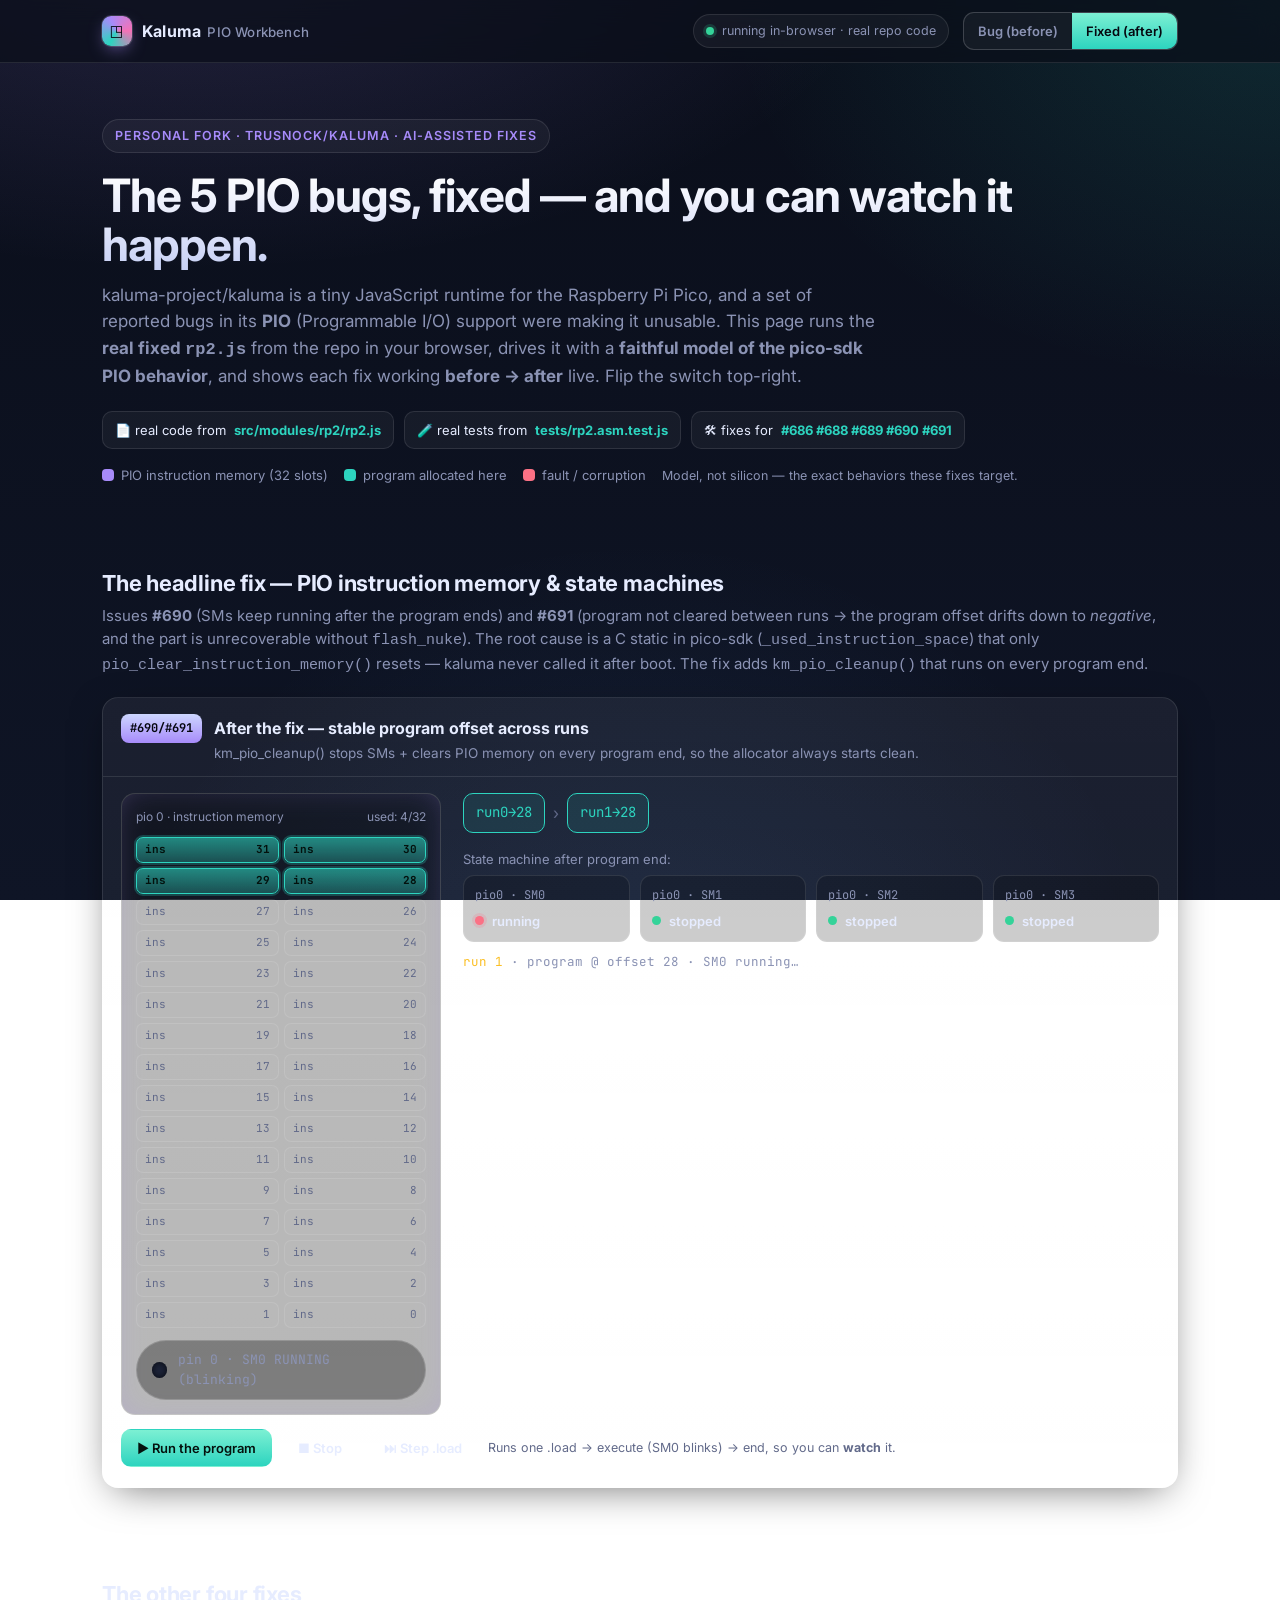
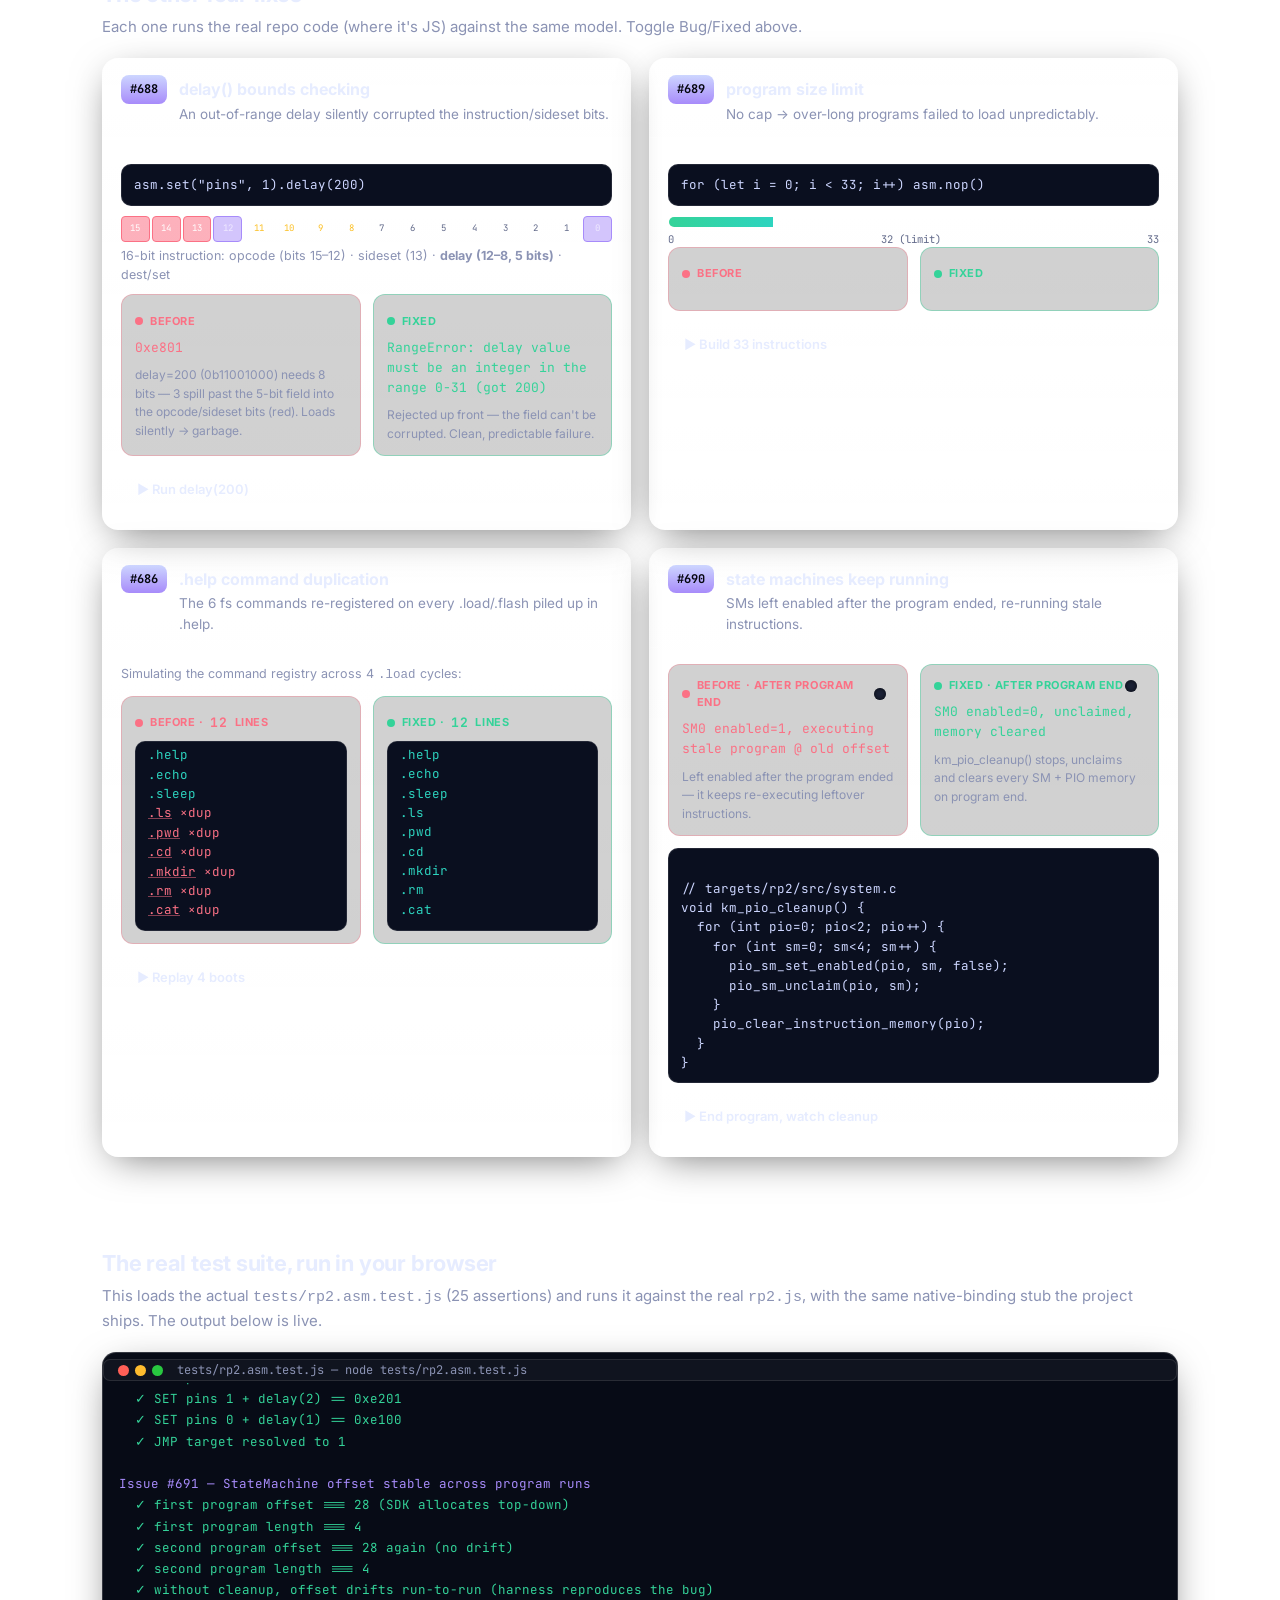
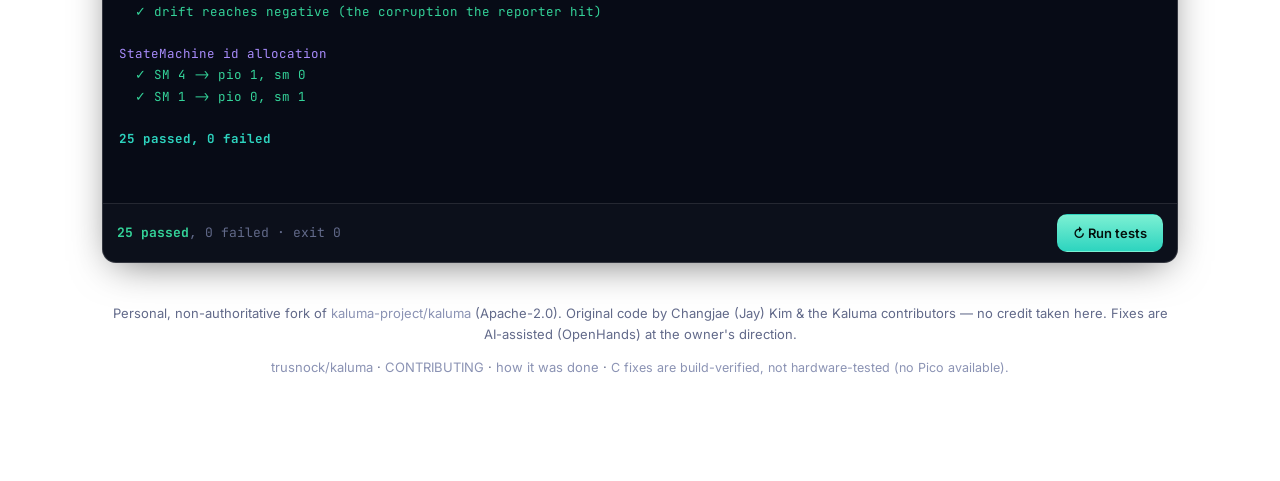
<file: demo/index.html>
<!DOCTYPE html>
<html lang="en">
<head>
<meta charset="utf-8" />
<meta name="viewport" content="width=device-width, initial-scale=1" />
<title>Kaluma PIO Workbench — 5 fixes, live</title>
<link rel="stylesheet" href="./style.css" />
<link rel="preconnect" href="https://fonts.googleapis.com" />
<link href="https://fonts.googleapis.com/css2?family=Inter:wght@400;500;600;700;800&family=JetBrains+Mono:wght@400;600;700&display=swap" rel="stylesheet" />
</head>
<body>
<div class="topbar">
  <div class="inner">
    <div class="brand">
      <div class="logo">◳</div>
      <span>Kaluma&nbsp;<small>PIO Workbench</small></span>
    </div>
    <div class="spacer"></div>
    <div class="pill"><span class="dot"></span> running in-browser · real repo code</div>
    <div class="seg" role="group" aria-label="Before/after">
      <button class="before" id="btnBefore" aria-pressed="false">Bug (before)</button>
      <button class="after" id="btnAfter" aria-pressed="true">Fixed (after)</button>
    </div>
  </div>
</div>

<div class="wrap">

  <!-- HERO -->
  <div class="hero">
    <span class="eyebrow fade d1">Personal fork · trusnock/kaluma · AI-assisted fixes</span>
    <h1 class="fade d2">The 5 PIO bugs, fixed — and you can watch it happen.</h1>
    <p class="lead fade d3">
      kaluma-project/kaluma is a tiny JavaScript runtime for the Raspberry Pi&nbsp;Pico,
      and a set of reported bugs in its <b>PIO</b> (Programmable&nbsp;I/O) support were
      making it unusable. This page runs the <b>real fixed <code>rp2.js</code></b> from the repo
      in your browser, drives it with a <b>faithful model of the pico-sdk PIO behavior</b>,
      and shows each fix working <b>before → after</b> live. Flip the switch top-right.
    </p>
    <div class="meta fade d4">
      <span class="chip">📄 real code from <b>src/modules/rp2/rp2.js</b></span>
      <span class="chip">🧪 real tests from <b>tests/rp2.asm.test.js</b></span>
      <span class="chip">🛠 fixes for <b>#686 #688 #689 #690 #691</b></span>
    </div>
    <div class="legend fade d5">
      <span><i class="swatch" style="background:#a78bfa"></i> PIO instruction memory (32 slots)</span>
      <span><i class="swatch" style="background:#2dd4bf"></i> program allocated here</span>
      <span><i class="swatch" style="background:#fb7185"></i> fault / corruption</span>
      <span class="hint">Model, not silicon — the exact behaviors these fixes target.</span>
    </div>
  </div>

  <!-- SHOWCASE: #690/#691 PIO memory -->
  <div class="section">
    <h2>The headline fix — PIO instruction memory &amp; state machines</h2>
    <p class="sub">Issues <b>#690</b> (SMs keep running after the program ends) and <b>#691</b>
      (program not cleared between runs → the program offset drifts down to <i>negative</i>, and the
      part is unrecoverable without <code>flash_nuke</code>). The root cause is a C static in
      pico-sdk (<code>_used_instruction_space</code>) that only <code>pio_clear_instruction_memory()</code>
      resets — kaluma never called it after boot. The fix adds <code>km_pio_cleanup()</code> that runs
      on every program end.</p>

    <div class="card">
      <div class="head">
        <span class="badge">#690/#691</span>
        <div>
          <h3 id="pioCardTitle">After the fix — stable program offset across runs</h3>
          <div class="desc" id="pioCardDesc">Each run clears PIO memory + stops SMs, so the allocator always starts clean.</div>
        </div>
      </div>
      <div class="body">
        <div class="hero-grid">
          <div class="mem">
            <div class="mtitle"><span>pio 0 · instruction memory</span><span id="memUsed">used: 0/32</span></div>
            <div class="cells" id="memCells"></div>
            <div class="runrow" style="margin-top:12px">
              <div class="led" id="pinLed"><span class="led-dot"></span><span class="led-text" id="pinLedText">pin 0 · idle</span></div>
            </div>
          </div>
          <div>
            <div class="trace" id="offsetTrace"></div>
            <div style="margin:16px 0 6px; color:var(--muted); font-size:13px;">State machine after program end:</div>
            <div class="smrow" id="smRow" style="grid-template-columns:repeat(4,1fr)"></div>
            <div class="status-line" id="pioStatus"></div>
          </div>
        </div>
        <div class="runrow">
          <button class="btn primary runbtn" id="btnRun">▶ Run the program</button>
          <button class="btn runbtn" id="btnStop">■ Stop</button>
          <button class="btn runbtn" id="btnStep" title="advance one .load run">⏭ Step .load</button>
          <span class="hint">Runs one .load → execute (SM0 blinks) → end, so you can <b>watch</b> it.</span>
        </div>
      </div>
    </div>
  </div>

  <hr class="sep" />

  <!-- THE OTHER FIXES -->
  <div class="section">
    <h2>The other four fixes</h2>
    <p class="sub">Each one runs the real repo code (where it's JS) against the same model. Toggle Bug/Fixed above.</p>

    <div class="grid2">

      <!-- #688 -->
      <div class="card">
        <div class="head"><span class="badge">#688</span><div><h3>delay() bounds checking</h3><div class="desc">An out-of-range delay silently corrupted the instruction/sideset bits.</div></div></div>
        <div class="body">
          <div class="code">asm.set("pins", 1).delay(<span class="n">200</span>)</div>
          <div class="bits" id="d688bits"></div>
          <div class="hint" style="margin:2px 0 10px">16-bit instruction: opcode (bits 15–12) · sideset (13) · <b>delay (12–8, 5 bits)</b> · dest/set</div>
          <div class="ba">
            <div class="col before">
              <span class="tag">Before</span>
              <div class="res err" id="d688before"></div>
              <div class="note" id="d688beforeNote"></div>
            </div>
            <div class="col after">
              <span class="tag">Fixed</span>
              <div class="res" id="d688after"></div>
              <div class="note" id="d688afterNote"></div>
            </div>
          </div>
          <div class="runrow"><button class="btn runbtn" id="btn688">▶ Run delay(200)</button></div>
        </div>
      </div>

      <!-- #689 -->
      <div class="card">
        <div class="head"><span class="badge">#689</span><div><h3>program size limit</h3><div class="desc">No cap → over-long programs failed to load unpredictably.</div></div></div>
        <div class="body">
          <div class="code">for (let i = 0; i &lt; <span class="n">33</span>; i++) asm.nop()</div>
          <div class="bar"><div class="bar-fill" id="d689bar"></div></div>
          <div class="bar-scale"><span>0</span><span>32 (limit)</span><span>33</span></div>
          <div class="ba">
            <div class="col before">
              <span class="tag">Before</span>
              <div class="res err" id="d689before"></div>
              <div class="note" id="d689beforeNote"></div>
            </div>
            <div class="col after">
              <span class="tag">Fixed</span>
              <div class="res" id="d689after"></div>
              <div class="note" id="d689afterNote"></div>
            </div>
          </div>
          <div class="runrow"><button class="btn runbtn" id="btn689">▶ Build 33 instructions</button></div>
        </div>
      </div>

      <!-- #686 -->
      <div class="card">
        <div class="head"><span class="badge">#686</span><div><h3>.help command duplication</h3><div class="desc">The 6 fs commands re-registered on every .load/.flash piled up in .help.</div></div></div>
        <div class="body">
          <div class="hint">Simulating the command registry across 4 <code>.load</code> cycles:</div>
          <div class="ba" style="margin-top:10px">
            <div class="col before">
              <span class="tag">Before · <span class="count bad" id="d686beforeCount">…</span> lines</span>
              <div class="helplist" id="d686before"></div>
            </div>
            <div class="col after">
              <span class="tag">Fixed · <span class="count good" id="d686afterCount">…</span> lines</span>
              <div class="helplist" id="d686after"></div>
            </div>
          </div>
          <div class="note" id="d686note"></div>
          <div class="runrow"><button class="btn runbtn" id="btn686">▶ Replay 4 boots</button></div>
        </div>
      </div>

      <!-- #690 SM -->
      <div class="card">
        <div class="head"><span class="badge">#690</span><div><h3>state machines keep running</h3><div class="desc">SMs left enabled after the program ended, re-running stale instructions.</div></div></div>
        <div class="body">
          <div class="ba">
            <div class="col before">
              <div class="headrow"><span class="tag">Before · after program end</span><span class="mled" id="d690ledBefore"></span></div>
              <div class="res err" id="d690before"></div>
              <div class="note" id="d690beforeNote"></div>
            </div>
            <div class="col after">
              <div class="headrow"><span class="tag">Fixed · after program end</span><span class="mled" id="d690ledAfter"></span></div>
              <div class="res ok" id="d690after"></div>
              <div class="note" id="d690afterNote"></div>
            </div>
          </div>
          <div class="code" style="margin-top:12px">
// targets/rp2/src/system.c
void km_pio_cleanup() {
  for (int pio=0; pio&lt;2; pio++) {
    for (int sm=0; sm&lt;4; sm++) {
      pio_sm_set_enabled(pio, sm, false);
      pio_sm_unclaim(pio, sm);
    }
    pio_clear_instruction_memory(pio);
  }
}</div>
          <div class="runrow"><button class="btn runbtn" id="btn690">▶ End program, watch cleanup</button></div>
        </div>
      </div>

    </div>
  </div>

  <hr class="sep" />

  <!-- TEST TERMINAL -->
  <div class="section">
    <h2>The real test suite, run in your browser</h2>
    <p class="sub">This loads the actual <code>tests/rp2.asm.test.js</code> (25 assertions) and runs it against the
      real <code>rp2.js</code>, with the same native-binding stub the project ships. The output below is live.</p>
    <div class="term">
      <div class="bar">
        <div class="lights"><i></i><i></i><i></i></div>
        <span class="fname">tests/rp2.asm.test.js — node tests/rp2.asm.test.js</span>
      </div>
      <div class="out" id="termOut">Loading real test file…</div>
      <div class="foot">
        <span class="stat" id="termStat">—</span>
        <span style="flex:1"></span>
        <button class="btn primary" id="btnRunTests">↻ Run tests</button>
      </div>
    </div>
  </div>

  <div class="foot">
    <p>Personal, non-authoritative fork of <a href="https://github.com/kaluma-project/kaluma">kaluma-project/kaluma</a> (Apache-2.0).
       Original code by Changjae (Jay) Kim &amp; the Kaluma contributors — no credit taken here.
       Fixes are AI-assisted (OpenHands) at the owner's direction.</p>
    <p style="margin-top:6px">
      <a href="https://github.com/trusnock/kaluma">trusnock/kaluma</a> ·
      <a href="https://github.com/trusnock/kaluma/blob/master/CONTRIBUTING.md">CONTRIBUTING</a> ·
      <a href="https://github.com/trusnock/kaluma/blob/master/docs/ai-assisted-fixes.md">how it was done</a> ·
      <span class="hint">C fixes are build-verified, not hardware-tested (no Pico available).</span>
    </p>
  </div>

</div>

<script src="./_bundle.js"></script>
<script type="module" src="./app.js"></script>
</body>
</html>
</file>
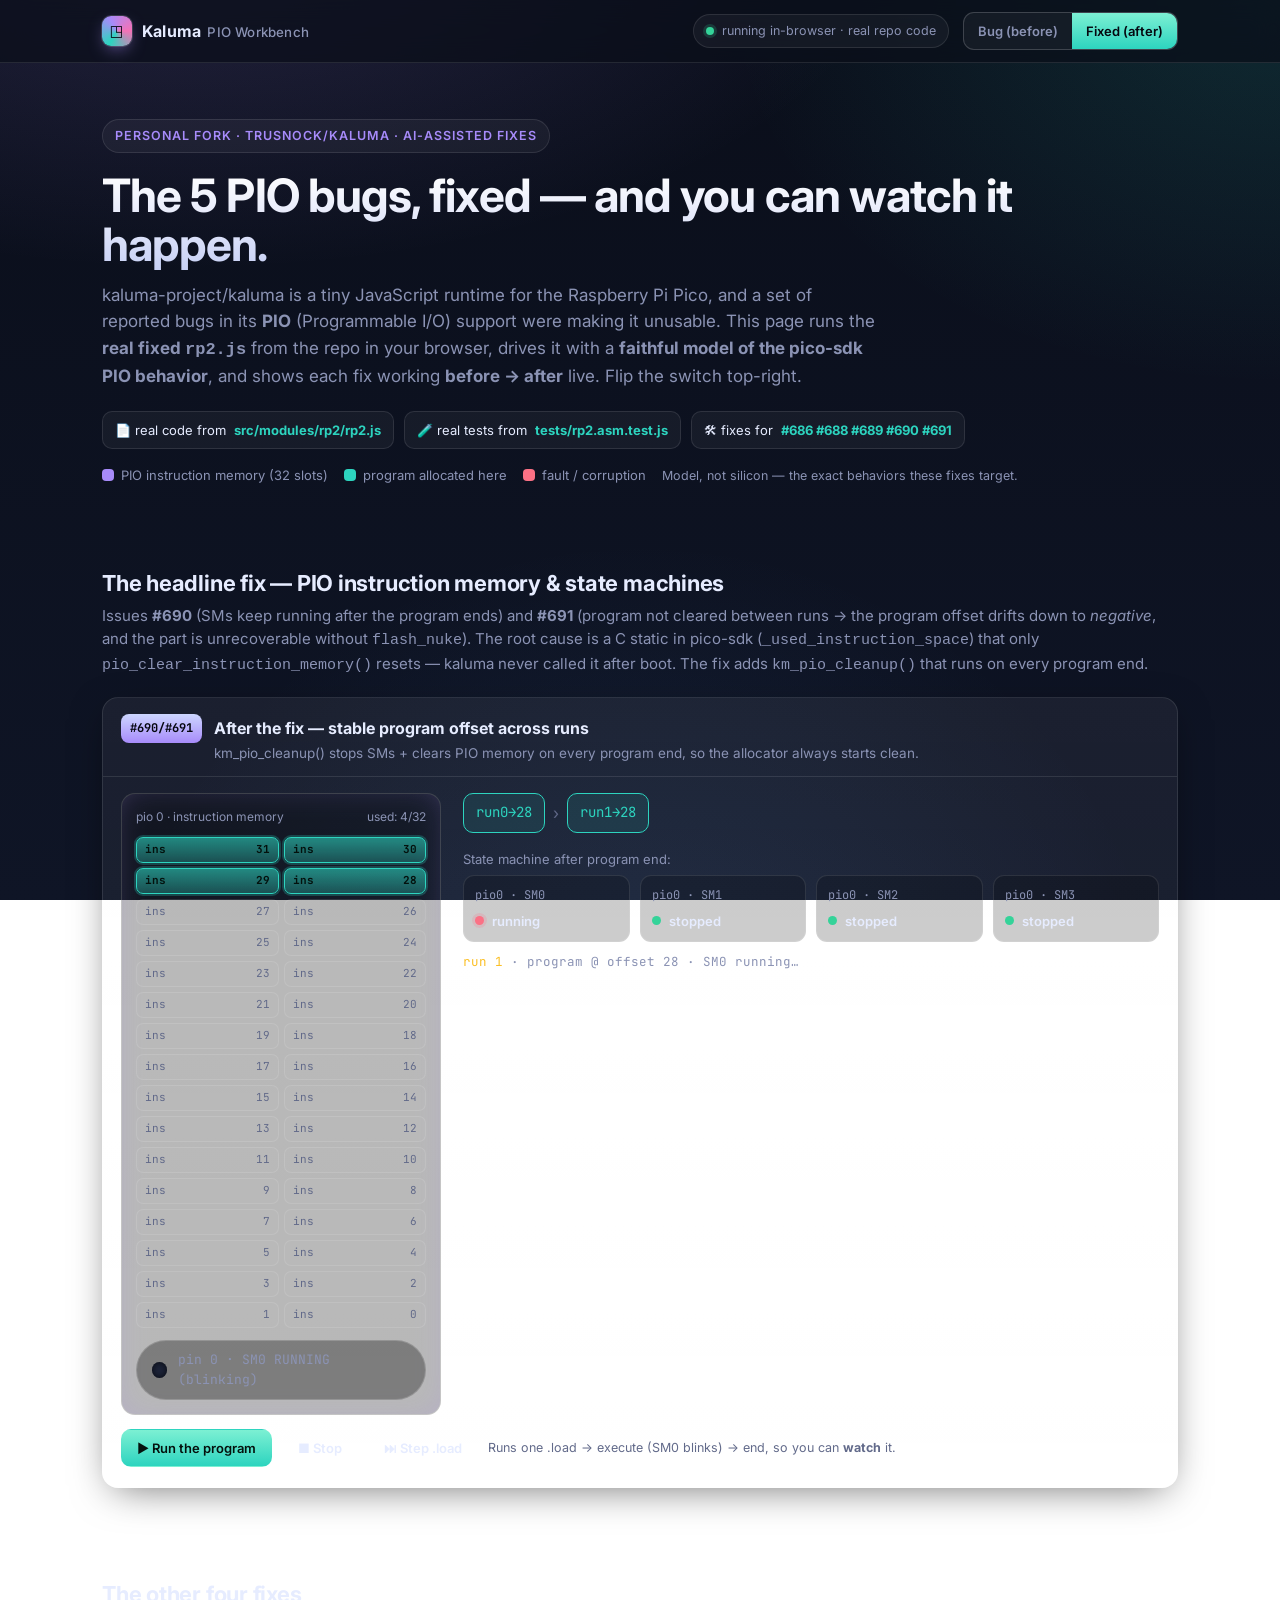
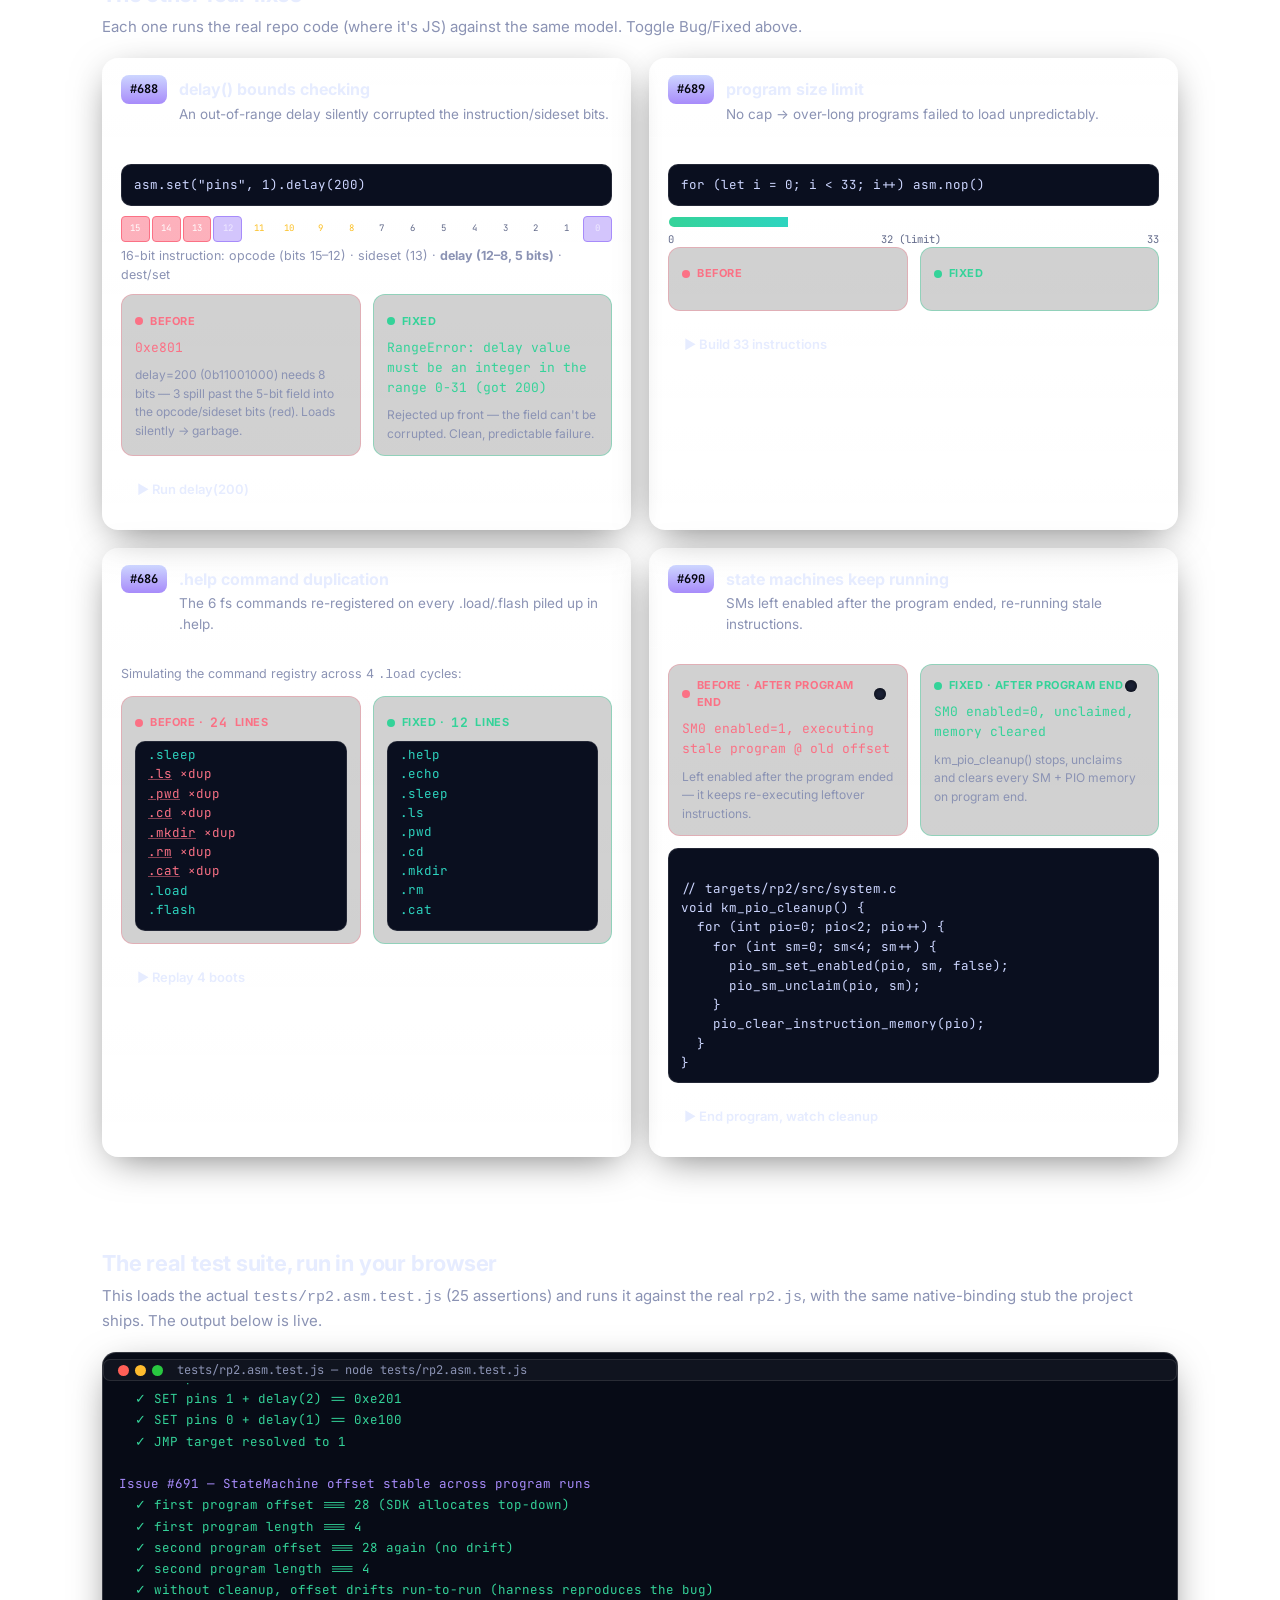
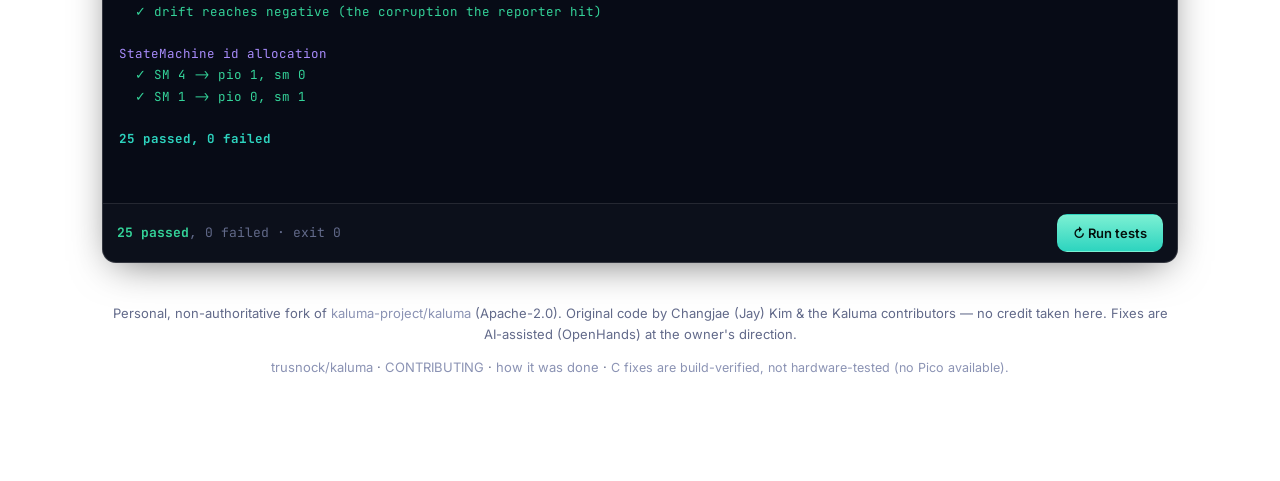
<file: demo/standalone.html>
<!DOCTYPE html>
<html lang="en">
<head>
<meta charset="utf-8" />
<meta name="viewport" content="width=device-width, initial-scale=1" />
<title>Kaluma PIO Workbench — 5 fixes, live — standalone</title>
<style>
:root {
  --bg: #0a0e1a;
  --bg2: #0f1526;
  --panel: rgba(255, 255, 255, 0.045);
  --panel-strong: rgba(255, 255, 255, 0.08);
  --border: rgba(255, 255, 255, 0.10);
  --border-strong: rgba(255, 255, 255, 0.18);
  --text: #e6ecff;
  --muted: #8b93b4;
  --muted2: #626a8a;
  --teal: #2dd4bf;
  --violet: #a78bfa;
  --pink: #f472b6;
  --green: #34d399;
  --red: #fb7185;
  --amber: #fbbf24;
  --blue: #60a5fa;
  --mono: "SF Mono", "JetBrains Mono", "Fira Code", ui-monospace, Menlo, Consolas, monospace;
  --sans: "Inter", system-ui, -apple-system, "Segoe UI", Roboto, Helvetica, Arial, sans-serif;
  --radius: 16px;
  --shadow: 0 10px 40px -12px rgba(0, 0, 0, 0.6);
}

* { box-sizing: border-box; }
html, body { margin: 0; padding: 0; }
body {
  font-family: var(--sans);
  color: var(--text);
  background:
    radial-gradient(1200px 600px at 15% -10%, rgba(167, 139, 250, 0.18), transparent 60%),
    radial-gradient(1000px 700px at 100% 0%, rgba(45, 212, 191, 0.14), transparent 55%),
    radial-gradient(900px 900px at 50% 120%, rgba(96, 165, 250, 0.12), transparent 60%),
    linear-gradient(180deg, var(--bg), var(--bg2));
  background-attachment: fixed;
  min-height: 100vh;
  line-height: 1.55;
  -webkit-font-smoothing: antialiased;
}

a { color: var(--teal); text-decoration: none; }
a:hover { text-decoration: underline; }

.wrap { max-width: 1120px; margin: 0 auto; padding: 0 22px 96px; }

/* top bar */
.topbar { position: sticky; top: 0; z-index: 20; backdrop-filter: blur(14px); background: rgba(10, 14, 26, 0.72); border-bottom: 1px solid var(--border); }
.topbar .inner { max-width: 1120px; margin: 0 auto; padding: 12px 22px; display: flex; align-items: center; gap: 14px; flex-wrap: wrap; }
.brand { display: flex; align-items: center; gap: 10px; font-weight: 700; letter-spacing: .2px; }
.brand .logo { width: 30px; height: 30px; border-radius: 9px; background: conic-gradient(from 210deg, var(--teal), var(--violet), var(--pink), var(--teal)); box-shadow: 0 0 0 1px rgba(255,255,255,.15), 0 6px 18px -6px rgba(167,139,250,.8); display: grid; place-items: center; color: #05070f; font-size: 15px; }
.brand small { color: var(--muted); font-weight: 500; margin-left: 2px; }
.topbar .spacer { flex: 1; }
.pill { display: inline-flex; align-items: center; gap: 8px; font-size: 12.5px; color: var(--muted); border: 1px solid var(--border); border-radius: 999px; padding: 6px 12px; background: var(--panel); }
.dot { width: 8px; height: 8px; border-radius: 50%; background: var(--green); box-shadow: 0 0 0 3px rgba(52,211,153,.18); }

.seg { display: inline-flex; border: 1px solid var(--border-strong); border-radius: 11px; overflow: hidden; background: var(--panel); }
.seg button { appearance: none; border: 0; background: transparent; color: var(--muted); font: inherit; font-size: 13px; font-weight: 600; padding: 8px 14px; cursor: pointer; transition: all .18s ease; }
.seg button[aria-pressed="true"] { color: #05070f; }
.seg button[aria-pressed="true"].before { background: linear-gradient(180deg, #ff8fa3, var(--red)); }
.seg button[aria-pressed="true"].after  { background: linear-gradient(180deg, #7cf0d3, var(--teal)); }

/* hero */
.hero { padding: 56px 0 26px; }
.eyebrow { display: inline-flex; align-items: center; gap: 8px; font-size: 12.5px; font-weight: 600; letter-spacing: .08em; text-transform: uppercase; color: var(--violet); border: 1px solid var(--border); border-radius: 999px; padding: 6px 12px; background: var(--panel); }
h1 { font-size: clamp(30px, 5vw, 46px); line-height: 1.08; margin: 18px 0 12px; letter-spacing: -0.02em; background: linear-gradient(180deg, #ffffff, #c7d0f5); -webkit-background-clip: text; background-clip: text; -webkit-text-fill-color: transparent; }
.hero p.lead { font-size: 17px; color: var(--muted); max-width: 780px; margin: 0; }
.hero .meta { display: flex; flex-wrap: wrap; gap: 10px; margin-top: 22px; }
.chip { display: inline-flex; align-items: center; gap: 8px; font-size: 13px; color: var(--text); border: 1px solid var(--border); border-radius: 10px; padding: 8px 12px; background: var(--panel); }
.chip b { color: var(--teal); }
.legend { display: flex; flex-wrap: wrap; gap: 16px; margin-top: 16px; font-size: 13px; color: var(--muted); }
.legend span { display: inline-flex; align-items: center; gap: 7px; }
.swatch { width: 12px; height: 12px; border-radius: 4px; }

/* sections */
.section { margin-top: 54px; }
.section > h2 { font-size: 22px; letter-spacing: -0.01em; margin: 0 0 4px; }
.section > p.sub { color: var(--muted); margin: 0 0 20px; font-size: 15px; }

.grid2 { display: grid; grid-template-columns: repeat(2, 1fr); gap: 18px; }
@media (max-width: 860px) { .grid2 { grid-template-columns: 1fr; } }

.card { position: relative; border: 1px solid var(--border); border-radius: var(--radius); background: linear-gradient(180deg, rgba(255,255,255,.055), rgba(255,255,255,.02)); box-shadow: var(--shadow); overflow: hidden; }
.card .head { padding: 16px 18px 12px; border-bottom: 1px solid var(--border); display: flex; align-items: flex-start; gap: 12px; }
.badge { flex: none; font-family: var(--mono); font-size: 12px; font-weight: 700; color: #05070f; border-radius: 8px; padding: 5px 9px; background: linear-gradient(180deg, #cdd6ff, var(--violet)); }
.card h3 { margin: 2px 0 2px; font-size: 16px; }
.card .desc { font-size: 13.5px; color: var(--muted); }
.card .body { padding: 16px 18px 20px; }

.ba { display: grid; grid-template-columns: 1fr 1fr; gap: 12px; }
@media (max-width: 560px) { .ba { grid-template-columns: 1fr; } }
.ba .col { border: 1px solid var(--border); border-radius: 12px; padding: 12px 13px; background: rgba(0,0,0,.18); }
.ba .col.before { border-color: rgba(251,113,133,.35); }
.ba .col.after  { border-color: rgba(52,211,153,.4); }
.col .tag { display: inline-flex; align-items: center; gap: 7px; font-size: 11px; font-weight: 700; letter-spacing: .05em; text-transform: uppercase; margin-bottom: 8px; }
.col.before .tag { color: var(--red); }
.col.after .tag { color: var(--green); }
.col .tag::before { content: ""; width: 8px; height: 8px; border-radius: 50%; }
.col.before .tag::before { background: var(--red); }
.col.after .tag::before { background: var(--green); }
.col .res { font-family: var(--mono); font-size: 13px; color: var(--text); word-break: break-word; }
.col .res.err { color: var(--red); }
.col .res.ok  { color: var(--green); }
.col .note { font-size: 12px; color: var(--muted); margin-top: 8px; }

.code { font-family: var(--mono); font-size: 12.5px; color: #cdd6ff; background: #0a0f1f; border: 1px solid var(--border); border-radius: 10px; padding: 10px 12px; overflow-x: auto; margin: 10px 0; white-space: pre; }

/* PIO memory grid */
.hero-grid { display: grid; grid-template-columns: minmax(220px, 320px) 1fr; gap: 22px; align-items: start; }
@media (max-width: 820px) { .hero-grid { grid-template-columns: 1fr; } }
.mem { border: 1px solid var(--border-strong); border-radius: 14px; padding: 14px; background: rgba(0,0,0,.28); box-shadow: inset 0 0 40px -20px rgba(167,139,250,.5); }
.mem .mtitle { font-size: 12px; color: var(--muted); margin-bottom: 10px; display: flex; justify-content: space-between; }
.cells { display: grid; grid-template-columns: 1fr 1fr; gap: 5px; }
.cell { position: relative; height: 26px; border-radius: 7px; border: 1px solid var(--border); background: rgba(255,255,255,.02); display: flex; align-items: center; padding: 0 8px; font-family: var(--mono); font-size: 11px; color: var(--muted2); transition: all .3s ease; }
.cell .off { position: absolute; right: 8px; }
.cell.used { background: linear-gradient(180deg, rgba(167,139,250,.5), rgba(167,139,250,.25)); border-color: rgba(167,139,250,.6); color: #efe9ff; }
.cell.cur { background: linear-gradient(180deg, rgba(45,212,191,.6), rgba(45,212,191,.3)); border-color: var(--teal); color: #04110d; font-weight: 700; box-shadow: 0 0 0 2px rgba(45,212,191,.25); }
.cell.fail { background: linear-gradient(180deg, rgba(251,113,133,.6), rgba(251,113,133,.3)); border-color: var(--red); color: #fff; font-weight: 700; }

.trace { display: flex; flex-wrap: wrap; gap: 8px; align-items: center; }
.trace .t { font-family: var(--mono); font-size: 14px; padding: 8px 12px; border-radius: 10px; border: 1px solid var(--border); background: var(--panel); }
.trace .t.neg { border-color: var(--red); color: var(--red); background: rgba(251,113,133,.12); }
.trace .t.stable { border-color: var(--teal); color: var(--teal); background: rgba(45,212,191,.1); }
.trace .arr { color: var(--muted2); }

.smrow { display: grid; grid-template-columns: repeat(4, 1fr); gap: 10px; margin-top: 6px; }
@media (max-width: 620px) { .smrow { grid-template-columns: repeat(2,1fr); } }
.sm { border: 1px solid var(--border); border-radius: 11px; padding: 10px 11px; background: rgba(0,0,0,.2); }
.sm .id { font-family: var(--mono); font-size: 12px; color: var(--muted); }
.sm .state { margin-top: 6px; font-size: 13px; font-weight: 600; display: flex; align-items: center; gap: 8px; }
.sm .state .d { width: 9px; height: 9px; border-radius: 50%; }
.sm.running .state .d { background: var(--red); box-shadow: 0 0 0 3px rgba(251,113,133,.2); animation: pulse 1.1s infinite; }
.sm.stopped .state .d { background: var(--green); }
@keyframes pulse { 0%,100%{opacity:1} 50%{opacity:.35} }

/* terminal */
.term { border: 1px solid var(--border-strong); border-radius: 14px; overflow: hidden; background: #070b16; box-shadow: var(--shadow); }
.term .bar { display: flex; align-items: center; gap: 8px; padding: 10px 14px; background: rgba(255,255,255,.04); border-bottom: 1px solid var(--border); }
.term .bar .lights { display: flex; gap: 6px; }
.term .bar .lights i { width: 11px; height: 11px; border-radius: 50%; display: block; }
.term .bar .lights i:nth-child(1){background:#ff5f57} .term .bar .lights i:nth-child(2){background:#febc2e} .term .bar .lights i:nth-child(3){background:#28c840}
.term .bar .fname { font-family: var(--mono); font-size: 12px; color: var(--muted); margin-left: 6px; }
.term .out { padding: 14px 16px; font-family: var(--mono); font-size: 12.5px; line-height: 1.7; max-height: 380px; overflow: auto; white-space: pre-wrap; color: #b9c2e6; }
.term .out .pass { color: var(--green); } .term .out .fail { color: var(--red); } .term .out .sec { color: var(--violet); } .term .out .sum { color: var(--teal); font-weight: 700; }
.term .foot { display: flex; align-items: center; gap: 12px; padding: 10px 14px; border-top: 1px solid var(--border); background: rgba(255,255,255,.02); }
.term .foot .stat { font-family: var(--mono); font-size: 13px; }
.term .foot .stat b { color: var(--green); }
.btn { appearance: none; cursor: pointer; font: inherit; font-weight: 600; font-size: 13px; border: 1px solid var(--border-strong); color: var(--text); background: var(--panel-strong); border-radius: 10px; padding: 8px 15px; transition: all .16s ease; }
.btn:hover { border-color: var(--teal); color: var(--teal); }
.btn.primary { background: linear-gradient(180deg, #7cf0d3, var(--teal)); color: #04110d; border-color: transparent; }
.btn.primary:hover { filter: brightness(1.05); color: #04110d; }

.status-line { font-family: var(--mono); font-size: 12.5px; color: var(--muted); margin-top: 10px; }
.status-line b { color: var(--green); }
hr.sep { border: 0; border-top: 1px solid var(--border); margin: 34px 0; }
.foot { color: var(--muted2); font-size: 13px; text-align: center; margin-top: 40px; }
.foot a { color: var(--muted); }
.hint { font-size: 12.5px; color: var(--muted); }

.helplist { font-family: var(--mono); font-size: 12.5px; border: 1px solid var(--border); border-radius: 10px; background: #0a0f1f; padding: 10px 12px; max-height: 190px; overflow: auto; }
.helplist .cmd { color: var(--teal); }
.helplist .dup { color: var(--red); text-decoration: underline; text-decoration-color: rgba(251,113,133,.5); }
.count { font-family: var(--mono); font-size: 13px; font-weight: 700; }
.count.bad { color: var(--red); } .count.good { color: var(--green); }

.fade { opacity: 0; transform: translateY(8px); animation: fade .6s ease forwards; }
@keyframes fade { to { opacity: 1; transform: none; } }
.d1{animation-delay:.05s}.d2{animation-delay:.12s}.d3{animation-delay:.19s}.d4{animation-delay:.26s}.d5{animation-delay:.33s}

/* ============ animation / "it's actually running" styles ============ */
.runrow { display:flex; align-items:center; gap:10px; margin-top:14px; flex-wrap:wrap; }
.runrow .hint { color: var(--muted2); }
.runbtn.loading::before { content:""; width:13px; height:13px; border:2px solid rgba(255,255,255,.25); border-top-color:#fff; border-radius:50%; display:inline-block; margin-right:8px; vertical-align:-2px; animation:spin .7s linear infinite; }
@keyframes spin { to { transform: rotate(360deg); } }

/* big pin LED (showcase) */
.led { display:inline-flex; align-items:center; gap:11px; padding:9px 15px; border:1px solid var(--border-strong); border-radius:999px; background:rgba(0,0,0,.32); }
.led-dot { width:16px; height:16px; border-radius:50%; background:#1c2338; box-shadow:inset 0 0 6px rgba(0,0,0,.7); transition:all .18s ease; }
.led-text { font-family:var(--mono); font-size:13px; color:var(--muted); }
.led.lit .led-dot { background:var(--amber); box-shadow:0 0 16px 4px rgba(251,191,36,.75); }
.led.lit .led-text { color:var(--amber); }
.led.blink .led-dot { animation:ledblink .5s steps(1,end) infinite; }
@keyframes ledblink { 0%,49%{ background:var(--amber); box-shadow:0 0 16px 4px rgba(251,191,36,.75);} 50%,100%{ background:#1c2338; box-shadow:inset 0 0 6px rgba(0,0,0,.7);} }

/* mini LEDs (per-card) */
.mled { display:inline-block; width:12px; height:12px; border-radius:50%; background:#1c2338; box-shadow:inset 0 0 5px rgba(0,0,0,.7); margin-right:8px; vertical-align:-1px; transition:all .18s ease; }
.mled.on { background:var(--amber); box-shadow:0 0 12px 3px rgba(251,191,36,.7); }
.mled.blink { animation:mledblink .5s steps(1,end) infinite; }
@keyframes mledblink { 0%,49%{ background:var(--amber); box-shadow:0 0 12px 3px rgba(251,191,36,.7);} 50%,100%{ background:#1c2338; box-shadow:inset 0 0 5px rgba(0,0,0,.7);} }
.col .headrow { display:flex; align-items:center; justify-content:space-between; margin-bottom:8px; }
.col .headrow .tag { margin-bottom:0; }

/* progress bar (#689) */
.bar { height:12px; border-radius:7px; background:rgba(255,255,255,.06); border:1px solid var(--border); overflow:hidden; margin:6px 0 2px; }
.bar-fill { height:100%; width:0%; background:linear-gradient(90deg,var(--green),var(--teal)); transition:width .18s ease; }
.bar-fill.over { background:linear-gradient(90deg,var(--amber),var(--red)); }
.bar-scale { display:flex; justify-content:space-between; font-family:var(--mono); font-size:10.5px; color:var(--muted2); margin-top:3px; }

/* bit bar (#688) */
.bits { display:flex; gap:2px; margin:8px 0 4px; }
.bit { flex:1; height:26px; border-radius:4px; border:1px solid var(--border); background:rgba(255,255,255,.03); display:grid; place-items:center; font-family:var(--mono); font-size:9px; color:var(--muted2); transition:all .15s ease; }
.bit.op { color:var(--blue); }
.bit.delay { color:var(--amber); }
.bit.set { background:rgba(167,139,250,.5); border-color:var(--violet); color:#efe9ff; }
.bit.spill { background:rgba(251,113,133,.55); border-color:var(--red); color:#fff; }

/* shake + flash */
.shake { animation:shake .4s; }
@keyframes shake { 0%,100%{transform:translateX(0)} 20%{transform:translateX(-5px)} 40%{transform:translateX(5px)} 60%{transform:translateX(-4px)} 80%{transform:translateX(4px)} }
.flash { animation:flashin .5s ease; }
@keyframes flashin { 0%{background:rgba(251,113,133,.35)} 100%{background:transparent} }
.col .res.pulse { animation:flashin .5s ease; }


</style>
<link rel="preconnect" href="https://fonts.googleapis.com" />
<link href="https://fonts.googleapis.com/css2?family=Inter:wght@400;500;600;700;800&family=JetBrains+Mono:wght@400;600;700&display=swap" rel="stylesheet" />
</head>
<body>
<!-- standalone.html — self-contained build of the PIO Workbench demo.
     Generated by tools/build-standalone.js from demo/ (css + offline bundle + app.js).
     Double-click to open; no web server required. -->
<div class="topbar">
  <div class="inner">
    <div class="brand">
      <div class="logo">◳</div>
      <span>Kaluma&nbsp;<small>PIO Workbench</small></span>
    </div>
    <div class="spacer"></div>
    <div class="pill"><span class="dot"></span> running in-browser · real repo code</div>
    <div class="seg" role="group" aria-label="Before/after">
      <button class="before" id="btnBefore" aria-pressed="false">Bug (before)</button>
      <button class="after" id="btnAfter" aria-pressed="true">Fixed (after)</button>
    </div>
  </div>
</div>

<div class="wrap">

  <!-- HERO -->
  <div class="hero">
    <span class="eyebrow fade d1">Personal fork · trusnock/kaluma · AI-assisted fixes</span>
    <h1 class="fade d2">The 5 PIO bugs, fixed — and you can watch it happen.</h1>
    <p class="lead fade d3">
      kaluma-project/kaluma is a tiny JavaScript runtime for the Raspberry Pi&nbsp;Pico,
      and a set of reported bugs in its <b>PIO</b> (Programmable&nbsp;I/O) support were
      making it unusable. This page runs the <b>real fixed <code>rp2.js</code></b> from the repo
      in your browser, drives it with a <b>faithful model of the pico-sdk PIO behavior</b>,
      and shows each fix working <b>before → after</b> live. Flip the switch top-right.
    </p>
    <div class="meta fade d4">
      <span class="chip">📄 real code from <b>src/modules/rp2/rp2.js</b></span>
      <span class="chip">🧪 real tests from <b>tests/rp2.asm.test.js</b></span>
      <span class="chip">🛠 fixes for <b>#686 #688 #689 #690 #691</b></span>
    </div>
    <div class="legend fade d5">
      <span><i class="swatch" style="background:#a78bfa"></i> PIO instruction memory (32 slots)</span>
      <span><i class="swatch" style="background:#2dd4bf"></i> program allocated here</span>
      <span><i class="swatch" style="background:#fb7185"></i> fault / corruption</span>
      <span class="hint">Model, not silicon — the exact behaviors these fixes target.</span>
    </div>
  </div>

  <!-- SHOWCASE: #690/#691 PIO memory -->
  <div class="section">
    <h2>The headline fix — PIO instruction memory &amp; state machines</h2>
    <p class="sub">Issues <b>#690</b> (SMs keep running after the program ends) and <b>#691</b>
      (program not cleared between runs → the program offset drifts down to <i>negative</i>, and the
      part is unrecoverable without <code>flash_nuke</code>). The root cause is a C static in
      pico-sdk (<code>_used_instruction_space</code>) that only <code>pio_clear_instruction_memory()</code>
      resets — kaluma never called it after boot. The fix adds <code>km_pio_cleanup()</code> that runs
      on every program end.</p>

    <div class="card">
      <div class="head">
        <span class="badge">#690/#691</span>
        <div>
          <h3 id="pioCardTitle">After the fix — stable program offset across runs</h3>
          <div class="desc" id="pioCardDesc">Each run clears PIO memory + stops SMs, so the allocator always starts clean.</div>
        </div>
      </div>
      <div class="body">
        <div class="hero-grid">
          <div class="mem">
            <div class="mtitle"><span>pio 0 · instruction memory</span><span id="memUsed">used: 0/32</span></div>
            <div class="cells" id="memCells"></div>
            <div class="runrow" style="margin-top:12px">
              <div class="led" id="pinLed"><span class="led-dot"></span><span class="led-text" id="pinLedText">pin 0 · idle</span></div>
            </div>
          </div>
          <div>
            <div class="trace" id="offsetTrace"></div>
            <div style="margin:16px 0 6px; color:var(--muted); font-size:13px;">State machine after program end:</div>
            <div class="smrow" id="smRow" style="grid-template-columns:repeat(4,1fr)"></div>
            <div class="status-line" id="pioStatus"></div>
          </div>
        </div>
        <div class="runrow">
          <button class="btn primary runbtn" id="btnRun">▶ Run the program</button>
          <button class="btn runbtn" id="btnStop">■ Stop</button>
          <button class="btn runbtn" id="btnStep" title="advance one .load run">⏭ Step .load</button>
          <span class="hint">Runs one .load → execute (SM0 blinks) → end, so you can <b>watch</b> it.</span>
        </div>
      </div>
    </div>
  </div>

  <hr class="sep" />

  <!-- THE OTHER FIXES -->
  <div class="section">
    <h2>The other four fixes</h2>
    <p class="sub">Each one runs the real repo code (where it's JS) against the same model. Toggle Bug/Fixed above.</p>

    <div class="grid2">

      <!-- #688 -->
      <div class="card">
        <div class="head"><span class="badge">#688</span><div><h3>delay() bounds checking</h3><div class="desc">An out-of-range delay silently corrupted the instruction/sideset bits.</div></div></div>
        <div class="body">
          <div class="code">asm.set("pins", 1).delay(<span class="n">200</span>)</div>
          <div class="bits" id="d688bits"></div>
          <div class="hint" style="margin:2px 0 10px">16-bit instruction: opcode (bits 15–12) · sideset (13) · <b>delay (12–8, 5 bits)</b> · dest/set</div>
          <div class="ba">
            <div class="col before">
              <span class="tag">Before</span>
              <div class="res err" id="d688before"></div>
              <div class="note" id="d688beforeNote"></div>
            </div>
            <div class="col after">
              <span class="tag">Fixed</span>
              <div class="res" id="d688after"></div>
              <div class="note" id="d688afterNote"></div>
            </div>
          </div>
          <div class="runrow"><button class="btn runbtn" id="btn688">▶ Run delay(200)</button></div>
        </div>
      </div>

      <!-- #689 -->
      <div class="card">
        <div class="head"><span class="badge">#689</span><div><h3>program size limit</h3><div class="desc">No cap → over-long programs failed to load unpredictably.</div></div></div>
        <div class="body">
          <div class="code">for (let i = 0; i &lt; <span class="n">33</span>; i++) asm.nop()</div>
          <div class="bar"><div class="bar-fill" id="d689bar"></div></div>
          <div class="bar-scale"><span>0</span><span>32 (limit)</span><span>33</span></div>
          <div class="ba">
            <div class="col before">
              <span class="tag">Before</span>
              <div class="res err" id="d689before"></div>
              <div class="note" id="d689beforeNote"></div>
            </div>
            <div class="col after">
              <span class="tag">Fixed</span>
              <div class="res" id="d689after"></div>
              <div class="note" id="d689afterNote"></div>
            </div>
          </div>
          <div class="runrow"><button class="btn runbtn" id="btn689">▶ Build 33 instructions</button></div>
        </div>
      </div>

      <!-- #686 -->
      <div class="card">
        <div class="head"><span class="badge">#686</span><div><h3>.help command duplication</h3><div class="desc">The 6 fs commands re-registered on every .load/.flash piled up in .help.</div></div></div>
        <div class="body">
          <div class="hint">Simulating the command registry across 4 <code>.load</code> cycles:</div>
          <div class="ba" style="margin-top:10px">
            <div class="col before">
              <span class="tag">Before · <span class="count bad" id="d686beforeCount">…</span> lines</span>
              <div class="helplist" id="d686before"></div>
            </div>
            <div class="col after">
              <span class="tag">Fixed · <span class="count good" id="d686afterCount">…</span> lines</span>
              <div class="helplist" id="d686after"></div>
            </div>
          </div>
          <div class="note" id="d686note"></div>
          <div class="runrow"><button class="btn runbtn" id="btn686">▶ Replay 4 boots</button></div>
        </div>
      </div>

      <!-- #690 SM -->
      <div class="card">
        <div class="head"><span class="badge">#690</span><div><h3>state machines keep running</h3><div class="desc">SMs left enabled after the program ended, re-running stale instructions.</div></div></div>
        <div class="body">
          <div class="ba">
            <div class="col before">
              <div class="headrow"><span class="tag">Before · after program end</span><span class="mled" id="d690ledBefore"></span></div>
              <div class="res err" id="d690before"></div>
              <div class="note" id="d690beforeNote"></div>
            </div>
            <div class="col after">
              <div class="headrow"><span class="tag">Fixed · after program end</span><span class="mled" id="d690ledAfter"></span></div>
              <div class="res ok" id="d690after"></div>
              <div class="note" id="d690afterNote"></div>
            </div>
          </div>
          <div class="code" style="margin-top:12px">
// targets/rp2/src/system.c
void km_pio_cleanup() {
  for (int pio=0; pio&lt;2; pio++) {
    for (int sm=0; sm&lt;4; sm++) {
      pio_sm_set_enabled(pio, sm, false);
      pio_sm_unclaim(pio, sm);
    }
    pio_clear_instruction_memory(pio);
  }
}</div>
          <div class="runrow"><button class="btn runbtn" id="btn690">▶ End program, watch cleanup</button></div>
        </div>
      </div>

    </div>
  </div>

  <hr class="sep" />

  <!-- TEST TERMINAL -->
  <div class="section">
    <h2>The real test suite, run in your browser</h2>
    <p class="sub">This loads the actual <code>tests/rp2.asm.test.js</code> (25 assertions) and runs it against the
      real <code>rp2.js</code>, with the same native-binding stub the project ships. The output below is live.</p>
    <div class="term">
      <div class="bar">
        <div class="lights"><i></i><i></i><i></i></div>
        <span class="fname">tests/rp2.asm.test.js — node tests/rp2.asm.test.js</span>
      </div>
      <div class="out" id="termOut">Loading real test file…</div>
      <div class="foot">
        <span class="stat" id="termStat">—</span>
        <span style="flex:1"></span>
        <button class="btn primary" id="btnRunTests">↻ Run tests</button>
      </div>
    </div>
  </div>

  <div class="foot">
    <p>Personal, non-authoritative fork of <a href="https://github.com/kaluma-project/kaluma">kaluma-project/kaluma</a> (Apache-2.0).
       Original code by Changjae (Jay) Kim &amp; the Kaluma contributors — no credit taken here.
       Fixes are AI-assisted (OpenHands) at the owner's direction.</p>
    <p style="margin-top:6px">
      <a href="https://github.com/trusnock/kaluma">trusnock/kaluma</a> ·
      <a href="https://github.com/trusnock/kaluma/blob/master/CONTRIBUTING.md">CONTRIBUTING</a> ·
      <a href="https://github.com/trusnock/kaluma/blob/master/docs/ai-assisted-fixes.md">how it was done</a> ·
      <span class="hint">C fixes are build-verified, not hardware-tested (no Pico available).</span>
    </p>
  </div>

</div>

<script>
// AUTO-GENERATED fallback bundle (base64) of the two REAL repo files,
// so the demo works from any serving root / even as a local file.
// app.js prefers the LIVE files (fetched relative to repo root) and only
// falls back to these if the fetch fails. Regenerate if those files change.
self.__KALUMA_DEMO_BUNDLE__ = {
  rp2:  "[base64]/[base64]/IDAsIC8vIGZvciBpbnRlcm5hbAogICAgICAgICAgd3JhcDogYXNtLmxhYmVsc1sid3JhcCJdID8/[base64]",
  test: "[base64]/[base64]",
};

</script>
<script type="module">
/* Kaluma PIO Workbench — app.js  (v2: animated "it's actually running")
 *
 * Runs the REAL repo code (src/modules/rp2/rp2.js + tests/rp2.asm.test.js) in
 * the browser, and drives a faithful model of the pico-sdk PIO behaviors the
 * C fixes target. Everything is ANIMATED (step-by-step, cancellable) so the
 * before/after difference is *watchable*: the offset drifts, the LED blinks,
 * memory fills/clears, and the SM stops — instead of snapping to an end-state.
 *
 * This is a MODEL, not silicon, and the UI says so.
 */
"use strict";

const $ = (s) => document.querySelector(s);
const sleep = (ms) => new Promise((r) => setTimeout(r, ms));
const SPEED = 430; // ms per .load step (slow enough to watch, fast enough to feel snappy)

/* ============ DEV-ONLY: visible error trap (verify console is clean) ============ */
(function installErrorTrap() {
  const panel = document.createElement("div");
  panel.id = "__errtrap";
  panel.style.cssText =
    "position:fixed;top:8px;right:8px;z-index:9999;max-width:380px;max-height:45vh;overflow:auto;" +
    "background:#0b1220;color:#9fe6ff;border:1px solid #2dd4bf;border-left:5px solid #2dd4bf;" +
    "border-radius:8px;padding:8px 10px;font:11px/1.5 ui-monospace,Menlo,monospace;box-shadow:0 6px 24px rgba(0,0,0,.5);";
  function line(txt, bad) {
    const d = document.createElement("div");
    d.textContent = txt;
    d.style.color = bad ? "#ff9aa2" : "#9fe6ff";
    d.style.borderBottom = "1px dashed rgba(255,255,255,.08)";
    d.style.padding = "2px 0";
    panel.appendChild(d);
    panel.style.display = "block";
    panel.scrollTop = panel.scrollHeight;
  }
  panel.appendChild(Object.assign(document.createElement("div"),
    { textContent: "⚠ runtime error trap (dev) — empty = clean", style: { color: "#5eead4", fontWeight: "700", marginBottom: "4px" } }));
  const errs = [];
  window.addEventListener("error", (e) => {
    errs.push("error: " + (e.message || e.type) + (e.filename ? " @ " + e.filename + ":" + e.lineno : ""));
    line(errs[errs.length - 1], true);
  });
  window.addEventListener("unhandledrejection", (e) => {
    const m = e.reason && (e.reason.message || String(e.reason));
    errs.push("rejection: " + m);
    line(errs[errs.length - 1], true);
  });
  self.__ERRTRAP__ = { errs, panel };
  return panel;
})();
/* ============ end dev error trap ============ */

/* ============ 1. load real repo source (with fallback bundle) ============ */
const REL = "../";
async function loadText(p) {
  const r = await fetch(REL + p, { cache: "no-store" });
  if (!r.ok) throw new Error("failed to load " + p + " (" + r.status + ")");
  return r.text();
}
let rp2Src = null, testSrc = null;
try {
  [rp2Src, testSrc] = await Promise.all([
    loadText("src/modules/rp2/rp2.js"),
    loadText("tests/rp2.asm.test.js"),
  ]);
} catch (e) {
  const B = self.__KALUMA_DEMO_BUNDLE__;
  if (B) { rp2Src = atob(B.rp2); testSrc = atob(B.test); }
  else {
    document.body.insertAdjacentHTML("beforeend",
      `<div style="position:fixed;bottom:12px;left:50%;transform:translateX(-50%);background:#3b0d18;color:#ffd9de;border:1px solid #fb7185;padding:10px 16px;border-radius:12px;font-family:var(--mono);font-size:13px;z-index:99">
        Could not load repo source: ${e.message}. Static explanation still renders.</div>`);
    rp2Src = null; testSrc = null;
  }
}

/* ============ 2. run the real test file in a Node-like sandbox ============ */
function runRealTests({ rp2Src, testSrc }) {
  const lines = []; let exitCode = 0;
  const proc = {
    binding: () => { throw new Error("process.binding()"); },
    exit: (c) => { exitCode = c; },
    platform: "browser", argv: ["node", "tests/rp2.asm.test.js"],
  };
  const cache = {};
  function require(path) {
    if (String(path).includes("rp2/rp2.js")) {
      if (!cache.rp2) {
        const exp = {}; const mod = { exports: exp };
        new Function("require", "exports", "module", "process", rp2Src)(require, exp, mod, proc);
        cache.rp2 = mod;
      }
      return cache.rp2.exports;
    }
    throw new Error("no module resolver for: " + path);
  }
  const clog = { log: (...a) => lines.push(a.map(String).join(" ")) };
  const mod = { exports: {} };
  new Function("require", "exports", "module", "process", "console", testSrc)(require, mod.exports, mod, proc, clog);
  return { lines, exitCode, rp2: cache.rp2 ? cache.rp2.exports : null };
}

/* ============ 3. faithful PIO model ============ */
function makePioModel() {
  const used = [0, 0];
  const enabled = new Array(8).fill(false);
  const claimed = new Array(8).fill(false);
  function addProgram(pio, length) {
    if (length <= 0 || length > 32) return -1;
    for (let off = 32 - length; off >= 0; off--) {
      let mask = 0; for (let i = 0; i < length; i++) mask |= 1 << (off + i);
      if ((used[pio] & mask) === 0) { used[pio] |= mask; return off; }
    }
    return -1;
  }
  function clear(pio) { used[pio] = 0; }
  return {
    used, enabled, claimed,
    addProgram, clear,
    enable: (pio, sm, en) => { enabled[pio * 4 + sm] = en; },
    unclaim: (pio, sm) => { claimed[pio * 4 + sm] = false; },
    reset() { used[0] = 0; used[1] = 0; enabled.fill(false); claimed.fill(false); },
  };
}
/* The km_pio_cleanup() the fix adds (see targets/rp2/src/system.c). */
function km_pio_cleanup(m) {
  for (let pio = 0; pio < 2; pio++) {
    for (let sm = 0; sm < 4; sm++) { m.enable(pio, sm, false); m.unclaim(pio, sm); }
    m.clear(pio);
  }
}

/* ============ 4. shared animation runtime ============ */
let MODE = "after";
let token = { dead: false };
// Stop any in-flight run, then hand the new run a FRESH LIVE token.
// (Bug: this previously returned a dead token, so every button-triggered run
//  bailed on its first `if (isDead(t)) return;` and rendered nothing — the
//  "buttons don't visibly run anything" symptom.)
function cancelCurrent() {
  token.dead = true;        // mark the currently-running loop as dead (it references this object)
  token = { dead: false };  // the new run gets a fresh, LIVE token
  return token;
}
const isDead = (t) => t.dead;

function buildLedProgram(ASM) {
  const asm = new ASM();
  asm.set("pindirs", 1).label("again").set("pins", 1).delay(2)
    .set("pins", 0).delay(1).jmp("again");
  return asm;
}

/* ---- pin LED (showcase) ---- */
function setLed(state) { // 'idle' | 'blink' | 'lit'
  const led = $("#pinLed");
  led.classList.remove("lit", "blink");
  const txt = $("#pinLedText");
  if (state === "blink") { led.classList.add("blink"); txt.textContent = "pin 0 · SM0 RUNNING (blinking)"; }
  else if (state === "lit") { led.classList.add("lit"); txt.textContent = "pin 0 · HIGH"; }
  else txt.textContent = "pin 0 · idle";
}
function setSmLed(el, on, blink) {
  el.classList.remove("on", "blink");
  if (blink) el.classList.add("blink"); else if (on) el.classList.add("on");
}

/* ---- PIO memory / SM / trace rendering ---- */
function renderMemory(m, currentOffset) {
  const cells = $("#memCells"); cells.innerHTML = "";
  let usedCount = 0;
  for (let off = 31; off >= 0; off--) {
    const el = document.createElement("div"); el.className = "cell";
    const isUsed = (m.used[0] >> off) & 1;
    const isCur = currentOffset >= 0 && off >= currentOffset && off < currentOffset + 4;
    if (isCur) el.classList.add("cur");
    else if (isUsed) el.classList.add("used");
    if (isUsed) usedCount++;
    el.innerHTML = `<span>ins</span><span class="off">${off}</span>`;
    cells.appendChild(el);
  }
  $("#memUsed").textContent = `used: ${usedCount}/32`;
}
function renderSMs(m) {
  const row = $("#smRow"); row.innerHTML = "";
  const labels = ["SM0", "SM1", "SM2", "SM3"];
  for (let i = 0; i < 4; i++) {
    const on = m.enabled[i];
    const el = document.createElement("div");
    el.className = "sm " + (on ? "running" : "stopped");
    el.innerHTML = `<div class="id">pio0 · ${labels[i]}</div>
      <div class="state"><span class="d"></span>${on ? "running" : "stopped"}</div>`;
    row.appendChild(el);
  }
}
function renderTrace(offsets, upto) {
  const t = $("#offsetTrace"); t.innerHTML = "";
  const shown = offsets.slice(0, upto + 1);
  shown.forEach((o, i) => {
    const neg = o < 0;
    const el = document.createElement("div");
    el.className = "t " + (neg ? "neg" : (MODE === "after" ? "stable" : ""));
    el.textContent = "run" + i + "→" + (neg ? "FAIL" : o);
    el.title = neg ? "out of PIO instruction memory" : "program offset";
    t.appendChild(el);
    if (i < shown.length - 1) t.appendChild(Object.assign(document.createElement("span"), { className: "arr", textContent: "›" }));
  });
}
function setStatus(html) { $("#pioStatus").innerHTML = html; }

/* ============ 5. SHOWCASE animation (#690/#691) ============
 * len = 4 instructions, so 8 programs fill the 32-slot PIO memory exactly
 * (offsets 28 → 0). RUNS = 9 so the 9th program is the FIRST to not fit
 * (offset −1) — that is the #691 "allocator runs out" the bug report hit.
 * After-mode cleans up every run, so all 9 land at the same top slot (28).
 * (With 8 runs nothing ever failed, yet the verdict claimed "runs out".) */
const RUNS = 9;
function doShowcase(t) {
  const m = makePioModel();
  const offsets = [];
  const len = 4;
  (async () => {
    for (let i = 0; i < RUNS; i++) {
      if (isDead(t)) return;
      const off = m.addProgram(0, len);
      offsets.push(off);
      if (off >= 0) m.enable(0, 0, true); // SM0 started (only if the program fit)
      renderMemory(m, off); renderSMs(m); renderTrace(offsets, i);
      if (off >= 0) { setLed("blink"); setStatus(`<span style="color:var(--amber)">run ${i}</span> · program @ offset ${off} · SM0 running…`); }
      else { setLed("blink"); setStatus(`<span style="color:var(--red)">run ${i} · FAIL — no room in PIO instruction memory (offset ${off})</span>`); }
      await sleep(SPEED * 0.9); if (isDead(t)) return;

      // program end / teardown
      if (MODE === "after") {
        km_pio_cleanup(m);
        renderMemory(m, -1); renderSMs(m);
        setLed("idle");
        setStatus(`<span style="color:var(--green)">run ${i} end</span> · km_pio_cleanup() → SM0 stopped, memory cleared`);
      } else if (off >= 0) {
        // before mode, program fit: no teardown — SM0 left enabled on stale memory
        renderSMs(m);
        setLed("blink");
        setStatus(`<span style="color:var(--red)">run ${i} end</span> · no teardown — SM0 <b>still running</b> on stale memory`);
      }
      // else: before mode, program did NOT fit — leave the FAIL status + SMs running as-is
      await sleep(SPEED); if (isDead(t)) return;
    }
    // final verdict
    if (MODE === "after") {
      renderMemory(m, -1); renderSMs(m); setLed("idle");
      setStatus(`<b style="color:var(--green)">✓ stable.</b> Every run re-allocates at the same top slot (km_pio_cleanup clears memory + stops SMs between runs).`);
    } else {
      renderMemory(m, -1);
      setLed("blink");
      setStatus(`<b style="color:var(--red)">✗ fault.</b> Memory never cleared → allocator runs out (top-down) and SMs keep running on stale instructions. Only flash_nuke recovers the part.`);
    }
  })();
}

/* ============ 6. the other fixes (animated) ============ */
function set688bits(spill) {
  const wrap = $("#d688bits"); wrap.innerHTML = "";
  // 16 bits, left = bit15 .. right = bit0. delay = bits 12..8 (5). opcode 15..12 (SET=1110).
  for (let b = 15; b >= 0; b--) {
    const cell = document.createElement("div"); cell.className = "bit";
    let cls = "";
    if (b >= 12 && b <= 15) cls = "op";
    else if (b >= 8 && b <= 12) cls = "delay";
    if (cls) cell.classList.add(cls); // guard: classList.add('') throws a SyntaxError in real browsers
    cell.textContent = b;
    // SET pins 1 = opcode 1110 (bits 15-12), dest bits 7-5 = 000, set count bit0=1
    if (b === 15 || b === 14) cell.classList.add("set");      // opcode 1,1
    if (b === 12) cell.classList.add("set");                  // opcode 0
    if (b === 0) cell.classList.add("set");                   // set value bit
    if (spill && b >= 13) cell.classList.add("spill");        // 200 = 11001000 spills into 15..13
    wrap.appendChild(cell);
  }
}

function run688(t) {
  const bEl = $("#d688before"), aEl = $("#d688after");
  const bNote = $("#d688beforeNote"), aNote = $("#d688afterNote");
  bEl.textContent = "…"; aEl.textContent = "…";
  (async () => {
    // BEFORE: old delay() did c |= val<<8 with no check → bits spill
    set688bits(true);
    await sleep(SPEED * 0.8); if (isDead(t)) return;
    bEl.textContent = "0x" + (0xe001 | (200 << 8)).toString(16);
    bEl.classList.add("err"); bEl.classList.remove("ok");
    bEl.classList.remove("pulse"); void bEl.offsetWidth; bEl.classList.add("pulse");
    bNote.textContent = `delay=200 (0b11001000) needs 8 bits — 3 spill past the 5-bit field into the opcode/sideset bits (red). Loads silently → garbage.`;
    await sleep(SPEED * 0.6); if (isDead(t)) return;
    // AFTER: real code throws before touching the bits
    aEl.textContent = "…";
    await sleep(SPEED * 0.5); if (isDead(t)) return;
    if (RP2) {
      try { new RP2.ASM().set("pins", 1).delay(200); aEl.textContent = "accepted?"; }
      catch (e) { aEl.textContent = "RangeError: " + e.message; aEl.classList.add("ok"); }
    } else { aEl.textContent = "RangeError: delay out of range"; aEl.classList.add("ok"); }
    aNote.textContent = "Rejected up front — the field can't be corrupted. Clean, predictable failure.";
  })();
}

function run689(t) {
  const bar = $("#d689bar");
  const bEl = $("#d689before"), aEl = $("#d689after");
  const bNote = $("#d689beforeNote"), aNote = $("#d689afterNote");
  bar.style.width = "0%"; bar.classList.remove("over");
  (async () => {
    // BEFORE: no cap — fills all the way past 32
    for (let i = 1; i <= 33; i++) {
      if (isDead(t)) return;
      bar.style.width = Math.min(100, (i / 33) * 100) + "%";
      if (i > 32) bar.classList.add("over");
      await sleep(SPEED * 0.35);
    }
    bEl.textContent = "33 instructions accepted (no cap)"; bEl.classList.add("err");
    bNote.textContent = "Overflow the 5-bit offset (max 32) — fails unpredictably on the device.";
    await sleep(SPEED * 0.6); if (isDead(t)) return;
    // AFTER: real code stops at 33
    aEl.textContent = "…";
    await sleep(SPEED * 0.5); if (isDead(t)) return;
    if (RP2) {
      try { const a = new RP2.ASM(); for (let i = 0; i < 33; i++) a.nop(); aEl.textContent = "accepted?"; }
      catch (e) { aEl.textContent = "Error: " + e.message; aEl.classList.add("ok"); }
    } else { aEl.textContent = "Error: Program too long!"; aEl.classList.add("ok"); }
    aNote.textContent = "32 is legal; the 33rd throws immediately, in the source — not on the board.";
  })();
}

function run686(t) {
  const core = [".load", ".flash", ".reset", ".help", ".echo", ".sleep"];
  const fs = [".ls", ".pwd", ".cd", ".mkdir", ".rm", ".cat"];
  const beforeEl = $("#d686before"), afterEl = $("#d686after");
  beforeEl.innerHTML = ""; afterEl.innerHTML = "";
  const beforeCount = $("#d686beforeCount"), afterCount = $("#d686afterCount");
  beforeCount.textContent = "…"; afterCount.textContent = "…";
  const pushLine = (el, name, dup) => {
    const d = document.createElement("div");
    d.innerHTML = `<span class="cmd ${dup ? "dup" : ""}">${name}</span>${dup ? "  <span style='color:var(--red)'>×dup</span>" : ""}`;
    el.appendChild(d); el.scrollTop = el.scrollHeight;
  };
  (async () => {
    for (let boot = 1; boot <= 4; boot++) {
      if (isDead(t)) return;
      const all = [...core, ...fs];
      for (const name of all) {
        if (isDead(t)) return;
        const dup = fs.includes(name) && boot > 1;
        pushLine(beforeEl, name, dup);
        if (!afterEl.querySelector(`.cmd[data-n="${name}"]`)) {
          const d = document.createElement("div");
          d.innerHTML = `<span class="cmd" data-n="${name}">${name}</span>`;
          afterEl.appendChild(d); afterEl.scrollTop = afterEl.scrollHeight;
        }
        await sleep(18);
      }
      await sleep(SPEED * 0.5);
      beforeCount.textContent = beforeEl.children.length;
      afterCount.textContent = afterEl.children.length;
    }
    if (isDead(t)) return;
    beforeCount.textContent = beforeEl.children.length;
    afterCount.textContent = afterEl.children.length;
    $("#d686note").textContent = `Before: ${beforeEl.children.length} .help lines (the 6 fs commands re-registered on every boot). After: ${afterEl.children.length} lines (registered once, then updated in place).`;
  })();
}

function run690(t) {
  const bLed = $("#d690ledBefore"), aLed = $("#d690ledAfter");
  const bEl = $("#d690before"), aEl = $("#d690after");
  (async () => {
    // BEFORE: SM0 keeps running after program end → LED stays blinking
    setSmLed(bLed, true, true);
    bEl.textContent = "…"; await sleep(SPEED * 0.7); if (isDead(t)) return;
    bEl.textContent = "SM0 enabled=1, executing stale program @ old offset"; bEl.classList.add("err");
    $("#d690beforeNote").textContent = "Left enabled after the program ended — it keeps re-executing leftover instructions.";
    await sleep(SPEED * 0.8); if (isDead(t)) return;
    // AFTER: cleanup stops it → LED goes out
    aEl.textContent = "…"; await sleep(SPEED * 0.5); if (isDead(t)) return;
    setSmLed(aLed, false, false);
    aEl.textContent = "SM0 enabled=0, unclaimed, memory cleared"; aEl.classList.add("ok");
    $("#d690afterNote").textContent = "km_pio_cleanup() stops, unclaims and clears every SM + PIO memory on program end.";
  })();
}

/* ============ 7. test terminal (stream in) ============ */
async function streamTests(t) {
  const out = $("#termOut"); out.innerHTML = "";
  const btn = $("#btnRunTests");
  btn.classList.add("loading");
  const res = runRealTests({ rp2Src, testSrc });
  RP2 = res.rp2;
  for (const ln of res.lines) {
    if (isDead(t)) { btn.classList.remove("loading"); return; }
    const div = document.createElement("div");
    if (ln.trim().startsWith("\u2713")) div.className = "pass";
    else if (ln.trim().startsWith("\u2717")) div.className = "fail";
    else if (/^(Issue|Encoding|StateMachine|PIO)/.test(ln.trim())) div.className = "sec";
    else if (/\d+ passed/.test(ln)) div.className = "sum";
    div.textContent = ln.length ? ln : "\u00a0";
    out.appendChild(div); out.scrollTop = out.scrollHeight;
    await sleep(14);
  }
  const passed = (res.lines.join("\n").match(/\u2713/g) || []).length;
  const failedN = (res.lines.join("\n").match(/\u2717/g) || []).length;
  $("#termStat").innerHTML = failedN
    ? `${passed} passed, <b style="color:var(--red)">${failedN} failed</b>`
    : `<b>${passed} passed</b>, 0 failed · exit 0`;
  btn.classList.remove("loading");
}

/* ============ 8. orchestration ============ */
let RP2 = null;
function runAll(t) {
  const title = $("#pioCardTitle"), desc = $("#pioCardDesc");
  if (MODE === "after") {
    title.textContent = "After the fix — stable program offset across runs";
    desc.textContent = "km_pio_cleanup() stops SMs + clears PIO memory on every program end, so the allocator always starts clean.";
  } else {
    title.textContent = "Before the fix — PIO memory never reset (the bug)";
    desc.textContent = "No cleanup between runs: the allocator runs out of memory and SMs keep running on stale instructions.";
  }
  $("#btnBefore").setAttribute("aria-pressed", MODE === "before");
  $("#btnAfter").setAttribute("aria-pressed", MODE === "after");
  doShowcase(t);
  if (rp2Src) { run688(t); run689(t); }
  run686(t); run690(t);
}

function init() {
  // Load the REAL rp2.js now (not just when "Run tests" is clicked) so the
  // #688/#689 "Fixed" sides show the code's ACTUAL error text from first paint
  // (e.g. `delay value must be an integer in the range 0-31 (got 200)`), and
  // the test terminal is already populated on load.
  (async () => {
    if (rp2Src) {
      const r = runRealTests({ rp2Src, testSrc });
      RP2 = r.rp2;
      await streamTests(token);
    }
    set688bits(false);
    runAll(token);
  })();
  $("#btnBefore").addEventListener("click", () => { const t = cancelCurrent(); MODE = "before"; runAll(t); });
  $("#btnAfter").addEventListener("click", () => { const t = cancelCurrent(); MODE = "after"; runAll(t); });
  $("#btnRun").addEventListener("click", () => { const t = cancelCurrent(); doShowcase(t); });
  $("#btnStop").addEventListener("click", () => { cancelCurrent(); setLed("idle"); setStatus("stopped."); });
  $("#btnStep").addEventListener("click", () => {
    cancelCurrent();
    // single step in current mode
    const m = makePioModel(); const off = m.addProgram(0, 4);
    if (off >= 0) { m.enable(0, 0, true); setLed("blink"); }
    renderMemory(m, off); renderSMs(m);
    setStatus(off >= 0 ? `step · program @ offset ${off}, SM0 ${MODE === "after" ? "(will be cleaned up)" : "(not cleaned up)"}` : `step · FAIL — out of PIO instruction memory`);
  });
  $("#btn688").addEventListener("click", () => { if (rp2Src) run688(cancelCurrent()); });
  $("#btn689").addEventListener("click", () => { if (rp2Src) run689(cancelCurrent()); });
  $("#btn686").addEventListener("click", () => run686(cancelCurrent()));
  $("#btn690").addEventListener("click", () => run690(cancelCurrent()));
  $("#btnRunTests").addEventListener("click", () => streamTests(cancelCurrent()));
}

if (document.readyState === "loading") document.addEventListener("DOMContentLoaded", init);
else init();

</script>
</body>
</html>
</file>
<file: demo/style.css>
:root {
  --bg: #0a0e1a;
  --bg2: #0f1526;
  --panel: rgba(255, 255, 255, 0.045);
  --panel-strong: rgba(255, 255, 255, 0.08);
  --border: rgba(255, 255, 255, 0.10);
  --border-strong: rgba(255, 255, 255, 0.18);
  --text: #e6ecff;
  --muted: #8b93b4;
  --muted2: #626a8a;
  --teal: #2dd4bf;
  --violet: #a78bfa;
  --pink: #f472b6;
  --green: #34d399;
  --red: #fb7185;
  --amber: #fbbf24;
  --blue: #60a5fa;
  --mono: "SF Mono", "JetBrains Mono", "Fira Code", ui-monospace, Menlo, Consolas, monospace;
  --sans: "Inter", system-ui, -apple-system, "Segoe UI", Roboto, Helvetica, Arial, sans-serif;
  --radius: 16px;
  --shadow: 0 10px 40px -12px rgba(0, 0, 0, 0.6);
}

* { box-sizing: border-box; }
html, body { margin: 0; padding: 0; }
body {
  font-family: var(--sans);
  color: var(--text);
  background:
    radial-gradient(1200px 600px at 15% -10%, rgba(167, 139, 250, 0.18), transparent 60%),
    radial-gradient(1000px 700px at 100% 0%, rgba(45, 212, 191, 0.14), transparent 55%),
    radial-gradient(900px 900px at 50% 120%, rgba(96, 165, 250, 0.12), transparent 60%),
    linear-gradient(180deg, var(--bg), var(--bg2));
  background-attachment: fixed;
  min-height: 100vh;
  line-height: 1.55;
  -webkit-font-smoothing: antialiased;
}

a { color: var(--teal); text-decoration: none; }
a:hover { text-decoration: underline; }

.wrap { max-width: 1120px; margin: 0 auto; padding: 0 22px 96px; }

/* top bar */
.topbar { position: sticky; top: 0; z-index: 20; backdrop-filter: blur(14px); background: rgba(10, 14, 26, 0.72); border-bottom: 1px solid var(--border); }
.topbar .inner { max-width: 1120px; margin: 0 auto; padding: 12px 22px; display: flex; align-items: center; gap: 14px; flex-wrap: wrap; }
.brand { display: flex; align-items: center; gap: 10px; font-weight: 700; letter-spacing: .2px; }
.brand .logo { width: 30px; height: 30px; border-radius: 9px; background: conic-gradient(from 210deg, var(--teal), var(--violet), var(--pink), var(--teal)); box-shadow: 0 0 0 1px rgba(255,255,255,.15), 0 6px 18px -6px rgba(167,139,250,.8); display: grid; place-items: center; color: #05070f; font-size: 15px; }
.brand small { color: var(--muted); font-weight: 500; margin-left: 2px; }
.topbar .spacer { flex: 1; }
.pill { display: inline-flex; align-items: center; gap: 8px; font-size: 12.5px; color: var(--muted); border: 1px solid var(--border); border-radius: 999px; padding: 6px 12px; background: var(--panel); }
.dot { width: 8px; height: 8px; border-radius: 50%; background: var(--green); box-shadow: 0 0 0 3px rgba(52,211,153,.18); }

.seg { display: inline-flex; border: 1px solid var(--border-strong); border-radius: 11px; overflow: hidden; background: var(--panel); }
.seg button { appearance: none; border: 0; background: transparent; color: var(--muted); font: inherit; font-size: 13px; font-weight: 600; padding: 8px 14px; cursor: pointer; transition: all .18s ease; }
.seg button[aria-pressed="true"] { color: #05070f; }
.seg button[aria-pressed="true"].before { background: linear-gradient(180deg, #ff8fa3, var(--red)); }
.seg button[aria-pressed="true"].after  { background: linear-gradient(180deg, #7cf0d3, var(--teal)); }

/* hero */
.hero { padding: 56px 0 26px; }
.eyebrow { display: inline-flex; align-items: center; gap: 8px; font-size: 12.5px; font-weight: 600; letter-spacing: .08em; text-transform: uppercase; color: var(--violet); border: 1px solid var(--border); border-radius: 999px; padding: 6px 12px; background: var(--panel); }
h1 { font-size: clamp(30px, 5vw, 46px); line-height: 1.08; margin: 18px 0 12px; letter-spacing: -0.02em; background: linear-gradient(180deg, #ffffff, #c7d0f5); -webkit-background-clip: text; background-clip: text; -webkit-text-fill-color: transparent; }
.hero p.lead { font-size: 17px; color: var(--muted); max-width: 780px; margin: 0; }
.hero .meta { display: flex; flex-wrap: wrap; gap: 10px; margin-top: 22px; }
.chip { display: inline-flex; align-items: center; gap: 8px; font-size: 13px; color: var(--text); border: 1px solid var(--border); border-radius: 10px; padding: 8px 12px; background: var(--panel); }
.chip b { color: var(--teal); }
.legend { display: flex; flex-wrap: wrap; gap: 16px; margin-top: 16px; font-size: 13px; color: var(--muted); }
.legend span { display: inline-flex; align-items: center; gap: 7px; }
.swatch { width: 12px; height: 12px; border-radius: 4px; }

/* sections */
.section { margin-top: 54px; }
.section > h2 { font-size: 22px; letter-spacing: -0.01em; margin: 0 0 4px; }
.section > p.sub { color: var(--muted); margin: 0 0 20px; font-size: 15px; }

.grid2 { display: grid; grid-template-columns: repeat(2, 1fr); gap: 18px; }
@media (max-width: 860px) { .grid2 { grid-template-columns: 1fr; } }

.card { position: relative; border: 1px solid var(--border); border-radius: var(--radius); background: linear-gradient(180deg, rgba(255,255,255,.055), rgba(255,255,255,.02)); box-shadow: var(--shadow); overflow: hidden; }
.card .head { padding: 16px 18px 12px; border-bottom: 1px solid var(--border); display: flex; align-items: flex-start; gap: 12px; }
.badge { flex: none; font-family: var(--mono); font-size: 12px; font-weight: 700; color: #05070f; border-radius: 8px; padding: 5px 9px; background: linear-gradient(180deg, #cdd6ff, var(--violet)); }
.card h3 { margin: 2px 0 2px; font-size: 16px; }
.card .desc { font-size: 13.5px; color: var(--muted); }
.card .body { padding: 16px 18px 20px; }

.ba { display: grid; grid-template-columns: 1fr 1fr; gap: 12px; }
@media (max-width: 560px) { .ba { grid-template-columns: 1fr; } }
.ba .col { border: 1px solid var(--border); border-radius: 12px; padding: 12px 13px; background: rgba(0,0,0,.18); }
.ba .col.before { border-color: rgba(251,113,133,.35); }
.ba .col.after  { border-color: rgba(52,211,153,.4); }
.col .tag { display: inline-flex; align-items: center; gap: 7px; font-size: 11px; font-weight: 700; letter-spacing: .05em; text-transform: uppercase; margin-bottom: 8px; }
.col.before .tag { color: var(--red); }
.col.after .tag { color: var(--green); }
.col .tag::before { content: ""; width: 8px; height: 8px; border-radius: 50%; }
.col.before .tag::before { background: var(--red); }
.col.after .tag::before { background: var(--green); }
.col .res { font-family: var(--mono); font-size: 13px; color: var(--text); word-break: break-word; }
.col .res.err { color: var(--red); }
.col .res.ok  { color: var(--green); }
.col .note { font-size: 12px; color: var(--muted); margin-top: 8px; }

.code { font-family: var(--mono); font-size: 12.5px; color: #cdd6ff; background: #0a0f1f; border: 1px solid var(--border); border-radius: 10px; padding: 10px 12px; overflow-x: auto; margin: 10px 0; white-space: pre; }

/* PIO memory grid */
.hero-grid { display: grid; grid-template-columns: minmax(220px, 320px) 1fr; gap: 22px; align-items: start; }
@media (max-width: 820px) { .hero-grid { grid-template-columns: 1fr; } }
.mem { border: 1px solid var(--border-strong); border-radius: 14px; padding: 14px; background: rgba(0,0,0,.28); box-shadow: inset 0 0 40px -20px rgba(167,139,250,.5); }
.mem .mtitle { font-size: 12px; color: var(--muted); margin-bottom: 10px; display: flex; justify-content: space-between; }
.cells { display: grid; grid-template-columns: 1fr 1fr; gap: 5px; }
.cell { position: relative; height: 26px; border-radius: 7px; border: 1px solid var(--border); background: rgba(255,255,255,.02); display: flex; align-items: center; padding: 0 8px; font-family: var(--mono); font-size: 11px; color: var(--muted2); transition: all .3s ease; }
.cell .off { position: absolute; right: 8px; }
.cell.used { background: linear-gradient(180deg, rgba(167,139,250,.5), rgba(167,139,250,.25)); border-color: rgba(167,139,250,.6); color: #efe9ff; }
.cell.cur { background: linear-gradient(180deg, rgba(45,212,191,.6), rgba(45,212,191,.3)); border-color: var(--teal); color: #04110d; font-weight: 700; box-shadow: 0 0 0 2px rgba(45,212,191,.25); }
.cell.fail { background: linear-gradient(180deg, rgba(251,113,133,.6), rgba(251,113,133,.3)); border-color: var(--red); color: #fff; font-weight: 700; }

.trace { display: flex; flex-wrap: wrap; gap: 8px; align-items: center; }
.trace .t { font-family: var(--mono); font-size: 14px; padding: 8px 12px; border-radius: 10px; border: 1px solid var(--border); background: var(--panel); }
.trace .t.neg { border-color: var(--red); color: var(--red); background: rgba(251,113,133,.12); }
.trace .t.stable { border-color: var(--teal); color: var(--teal); background: rgba(45,212,191,.1); }
.trace .arr { color: var(--muted2); }

.smrow { display: grid; grid-template-columns: repeat(4, 1fr); gap: 10px; margin-top: 6px; }
@media (max-width: 620px) { .smrow { grid-template-columns: repeat(2,1fr); } }
.sm { border: 1px solid var(--border); border-radius: 11px; padding: 10px 11px; background: rgba(0,0,0,.2); }
.sm .id { font-family: var(--mono); font-size: 12px; color: var(--muted); }
.sm .state { margin-top: 6px; font-size: 13px; font-weight: 600; display: flex; align-items: center; gap: 8px; }
.sm .state .d { width: 9px; height: 9px; border-radius: 50%; }
.sm.running .state .d { background: var(--red); box-shadow: 0 0 0 3px rgba(251,113,133,.2); animation: pulse 1.1s infinite; }
.sm.stopped .state .d { background: var(--green); }
@keyframes pulse { 0%,100%{opacity:1} 50%{opacity:.35} }

/* terminal */
.term { border: 1px solid var(--border-strong); border-radius: 14px; overflow: hidden; background: #070b16; box-shadow: var(--shadow); }
.term .bar { display: flex; align-items: center; gap: 8px; padding: 10px 14px; background: rgba(255,255,255,.04); border-bottom: 1px solid var(--border); }
.term .bar .lights { display: flex; gap: 6px; }
.term .bar .lights i { width: 11px; height: 11px; border-radius: 50%; display: block; }
.term .bar .lights i:nth-child(1){background:#ff5f57} .term .bar .lights i:nth-child(2){background:#febc2e} .term .bar .lights i:nth-child(3){background:#28c840}
.term .bar .fname { font-family: var(--mono); font-size: 12px; color: var(--muted); margin-left: 6px; }
.term .out { padding: 14px 16px; font-family: var(--mono); font-size: 12.5px; line-height: 1.7; max-height: 380px; overflow: auto; white-space: pre-wrap; color: #b9c2e6; }
.term .out .pass { color: var(--green); } .term .out .fail { color: var(--red); } .term .out .sec { color: var(--violet); } .term .out .sum { color: var(--teal); font-weight: 700; }
.term .foot { display: flex; align-items: center; gap: 12px; padding: 10px 14px; border-top: 1px solid var(--border); background: rgba(255,255,255,.02); }
.term .foot .stat { font-family: var(--mono); font-size: 13px; }
.term .foot .stat b { color: var(--green); }
.btn { appearance: none; cursor: pointer; font: inherit; font-weight: 600; font-size: 13px; border: 1px solid var(--border-strong); color: var(--text); background: var(--panel-strong); border-radius: 10px; padding: 8px 15px; transition: all .16s ease; }
.btn:hover { border-color: var(--teal); color: var(--teal); }
.btn.primary { background: linear-gradient(180deg, #7cf0d3, var(--teal)); color: #04110d; border-color: transparent; }
.btn.primary:hover { filter: brightness(1.05); color: #04110d; }

.status-line { font-family: var(--mono); font-size: 12.5px; color: var(--muted); margin-top: 10px; }
.status-line b { color: var(--green); }
hr.sep { border: 0; border-top: 1px solid var(--border); margin: 34px 0; }
.foot { color: var(--muted2); font-size: 13px; text-align: center; margin-top: 40px; }
.foot a { color: var(--muted); }
.hint { font-size: 12.5px; color: var(--muted); }

.helplist { font-family: var(--mono); font-size: 12.5px; border: 1px solid var(--border); border-radius: 10px; background: #0a0f1f; padding: 10px 12px; max-height: 190px; overflow: auto; }
.helplist .cmd { color: var(--teal); }
.helplist .dup { color: var(--red); text-decoration: underline; text-decoration-color: rgba(251,113,133,.5); }
.count { font-family: var(--mono); font-size: 13px; font-weight: 700; }
.count.bad { color: var(--red); } .count.good { color: var(--green); }

.fade { opacity: 0; transform: translateY(8px); animation: fade .6s ease forwards; }
@keyframes fade { to { opacity: 1; transform: none; } }
.d1{animation-delay:.05s}.d2{animation-delay:.12s}.d3{animation-delay:.19s}.d4{animation-delay:.26s}.d5{animation-delay:.33s}

/* ============ animation / "it's actually running" styles ============ */
.runrow { display:flex; align-items:center; gap:10px; margin-top:14px; flex-wrap:wrap; }
.runrow .hint { color: var(--muted2); }
.runbtn.loading::before { content:""; width:13px; height:13px; border:2px solid rgba(255,255,255,.25); border-top-color:#fff; border-radius:50%; display:inline-block; margin-right:8px; vertical-align:-2px; animation:spin .7s linear infinite; }
@keyframes spin { to { transform: rotate(360deg); } }

/* big pin LED (showcase) */
.led { display:inline-flex; align-items:center; gap:11px; padding:9px 15px; border:1px solid var(--border-strong); border-radius:999px; background:rgba(0,0,0,.32); }
.led-dot { width:16px; height:16px; border-radius:50%; background:#1c2338; box-shadow:inset 0 0 6px rgba(0,0,0,.7); transition:all .18s ease; }
.led-text { font-family:var(--mono); font-size:13px; color:var(--muted); }
.led.lit .led-dot { background:var(--amber); box-shadow:0 0 16px 4px rgba(251,191,36,.75); }
.led.lit .led-text { color:var(--amber); }
.led.blink .led-dot { animation:ledblink .5s steps(1,end) infinite; }
@keyframes ledblink { 0%,49%{ background:var(--amber); box-shadow:0 0 16px 4px rgba(251,191,36,.75);} 50%,100%{ background:#1c2338; box-shadow:inset 0 0 6px rgba(0,0,0,.7);} }

/* mini LEDs (per-card) */
.mled { display:inline-block; width:12px; height:12px; border-radius:50%; background:#1c2338; box-shadow:inset 0 0 5px rgba(0,0,0,.7); margin-right:8px; vertical-align:-1px; transition:all .18s ease; }
.mled.on { background:var(--amber); box-shadow:0 0 12px 3px rgba(251,191,36,.7); }
.mled.blink { animation:mledblink .5s steps(1,end) infinite; }
@keyframes mledblink { 0%,49%{ background:var(--amber); box-shadow:0 0 12px 3px rgba(251,191,36,.7);} 50%,100%{ background:#1c2338; box-shadow:inset 0 0 5px rgba(0,0,0,.7);} }
.col .headrow { display:flex; align-items:center; justify-content:space-between; margin-bottom:8px; }
.col .headrow .tag { margin-bottom:0; }

/* progress bar (#689) */
.bar { height:12px; border-radius:7px; background:rgba(255,255,255,.06); border:1px solid var(--border); overflow:hidden; margin:6px 0 2px; }
.bar-fill { height:100%; width:0%; background:linear-gradient(90deg,var(--green),var(--teal)); transition:width .18s ease; }
.bar-fill.over { background:linear-gradient(90deg,var(--amber),var(--red)); }
.bar-scale { display:flex; justify-content:space-between; font-family:var(--mono); font-size:10.5px; color:var(--muted2); margin-top:3px; }

/* bit bar (#688) */
.bits { display:flex; gap:2px; margin:8px 0 4px; }
.bit { flex:1; height:26px; border-radius:4px; border:1px solid var(--border); background:rgba(255,255,255,.03); display:grid; place-items:center; font-family:var(--mono); font-size:9px; color:var(--muted2); transition:all .15s ease; }
.bit.op { color:var(--blue); }
.bit.delay { color:var(--amber); }
.bit.set { background:rgba(167,139,250,.5); border-color:var(--violet); color:#efe9ff; }
.bit.spill { background:rgba(251,113,133,.55); border-color:var(--red); color:#fff; }

/* shake + flash */
.shake { animation:shake .4s; }
@keyframes shake { 0%,100%{transform:translateX(0)} 20%{transform:translateX(-5px)} 40%{transform:translateX(5px)} 60%{transform:translateX(-4px)} 80%{transform:translateX(4px)} }
.flash { animation:flashin .5s ease; }
@keyframes flashin { 0%{background:rgba(251,113,133,.35)} 100%{background:transparent} }
.col .res.pulse { animation:flashin .5s ease; }
</file>
